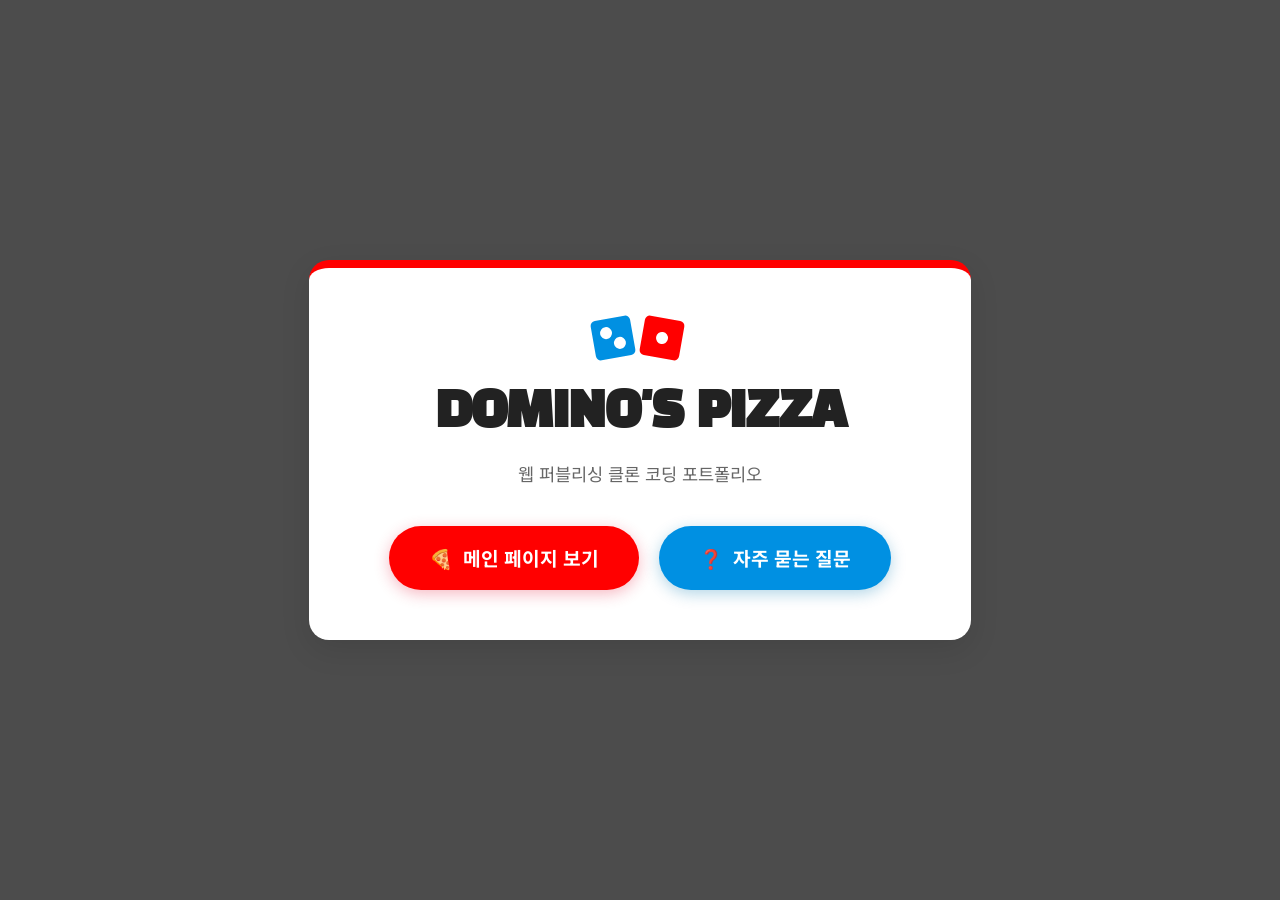
<file: index.html>
<!DOCTYPE html>
<html lang="ko">
<head>
    <meta charset="UTF-8">
    <meta name="viewport" content="width=device-width, initial-scale=1.0">
    <title>Domino Pizza Clone Project</title>
    <link href="https://fonts.googleapis.com/css2?family=Black+Han+Sans&family=Noto+Sans+KR:wght@400;700&display=swap" rel="stylesheet">
    <style>
        :root {
            --domino-red: #ff0000;
            --domino-blue: #0090e2;
            --domino-dark: #222;
        }
        body {margin:0;padding:0;display:flex;justify-content:center;align-items:center;height:100vh;background:linear-gradient(rgba(0, 0, 0, 0.7), rgba(0, 0, 0, 0.7)), url('https://images.unsplash.com/photo-1513104890138-7c749659a591?ixlib=rb-1.2.1&auto=format&fit=crop&w=1350&q=80') center center /cover;font-family:'Noto Sans KR', sans-serif;}
        /* 메인 컨테이너 */
        .container{text-align:center;background:white;padding:50px 80px;border-radius:20px;box-shadow:0 10px 30px rgba(0,0,0,0.1);border-top:8px solid var(--domino-red);transition: all 0.8s cubic-bezier(0.645, 0.045, 0.355, 1);transform-origin:center;position:relative;z-index:100;}
        /* 도미노 로고 */
        .logo-box{margin-bottom:20px;}
        .domino-icon{display:inline-block;width:40px;height:40px;background:var(--domino-blue);transform:rotate(-10deg);margin-right:5px;border-radius:5px;position:relative;}
        .domino-icon.red{background:var(--domino-red);transform:rotate(10deg);}
        .domino-icon::after, .domino-icon.blue::before{content:'';display:block;width:12px;height:12px;background:#fff;border-radius:50%;position: absolute;}
        .domino-icon.red::after{top:50%;left:50%;transform:translate(-50%,-50%);}
        .domino-icon.blue::after{top:20%;left:20%;}
        .domino-icon.blue::before{bottom:20%;right:20%;}
        /* 타이틀 */
        h1{font-family:'Black Han Sans', sans-serif;font-size:3rem;color:var(--domino-dark);margin:10px 0;letter-spacing:-1px;}
        p{color:#666;margin-bottom:40px;font-size:1.1rem;}
        /* 페이지 버튼 */
        .btn-group{display:flex;gap:20px;justify-content:center;align-items:center;}
        .btn{text-decoration:none;padding:18px 40px;font-size:1.2rem;font-weight:bold;border-radius:50px;transition:all 0.3s ease;display:flex;align-items:center;gap:10px;}
        .btn-main{background-color:var(--domino-red);color:white;box-shadow:0 4px 15px rgba(227, 24, 55, 0.3);}
        .btn-faq{background-color:var(--domino-blue);color:white;box-shadow:0 4px 15px rgba(0, 120, 174, 0.3);}
        .btn:hover{transform:translateY(-5px);filter:brightness(1.1);}
    </style>
</head>
<body>
    <div class="container">
        <div class="logo-box">
            <span class="domino-icon blue"></span>
            <span class="domino-icon red"></span>
        </div>

        <h1>DOMINO'S PIZZA</h1>
        <p>웹 퍼블리싱 클론 코딩 포트폴리오</p>
        
        <div class="btn-group">
            <a href="./main/main.html" class="btn btn-main">
                <span>🍕</span> 메인 페이지 보기
            </a>
            <a href="./faq/faq.html" class="btn btn-faq">
                <span>❓</span> 자주 묻는 질문
            </a>
        </div>
    </div>
</body>
</html>
</file>
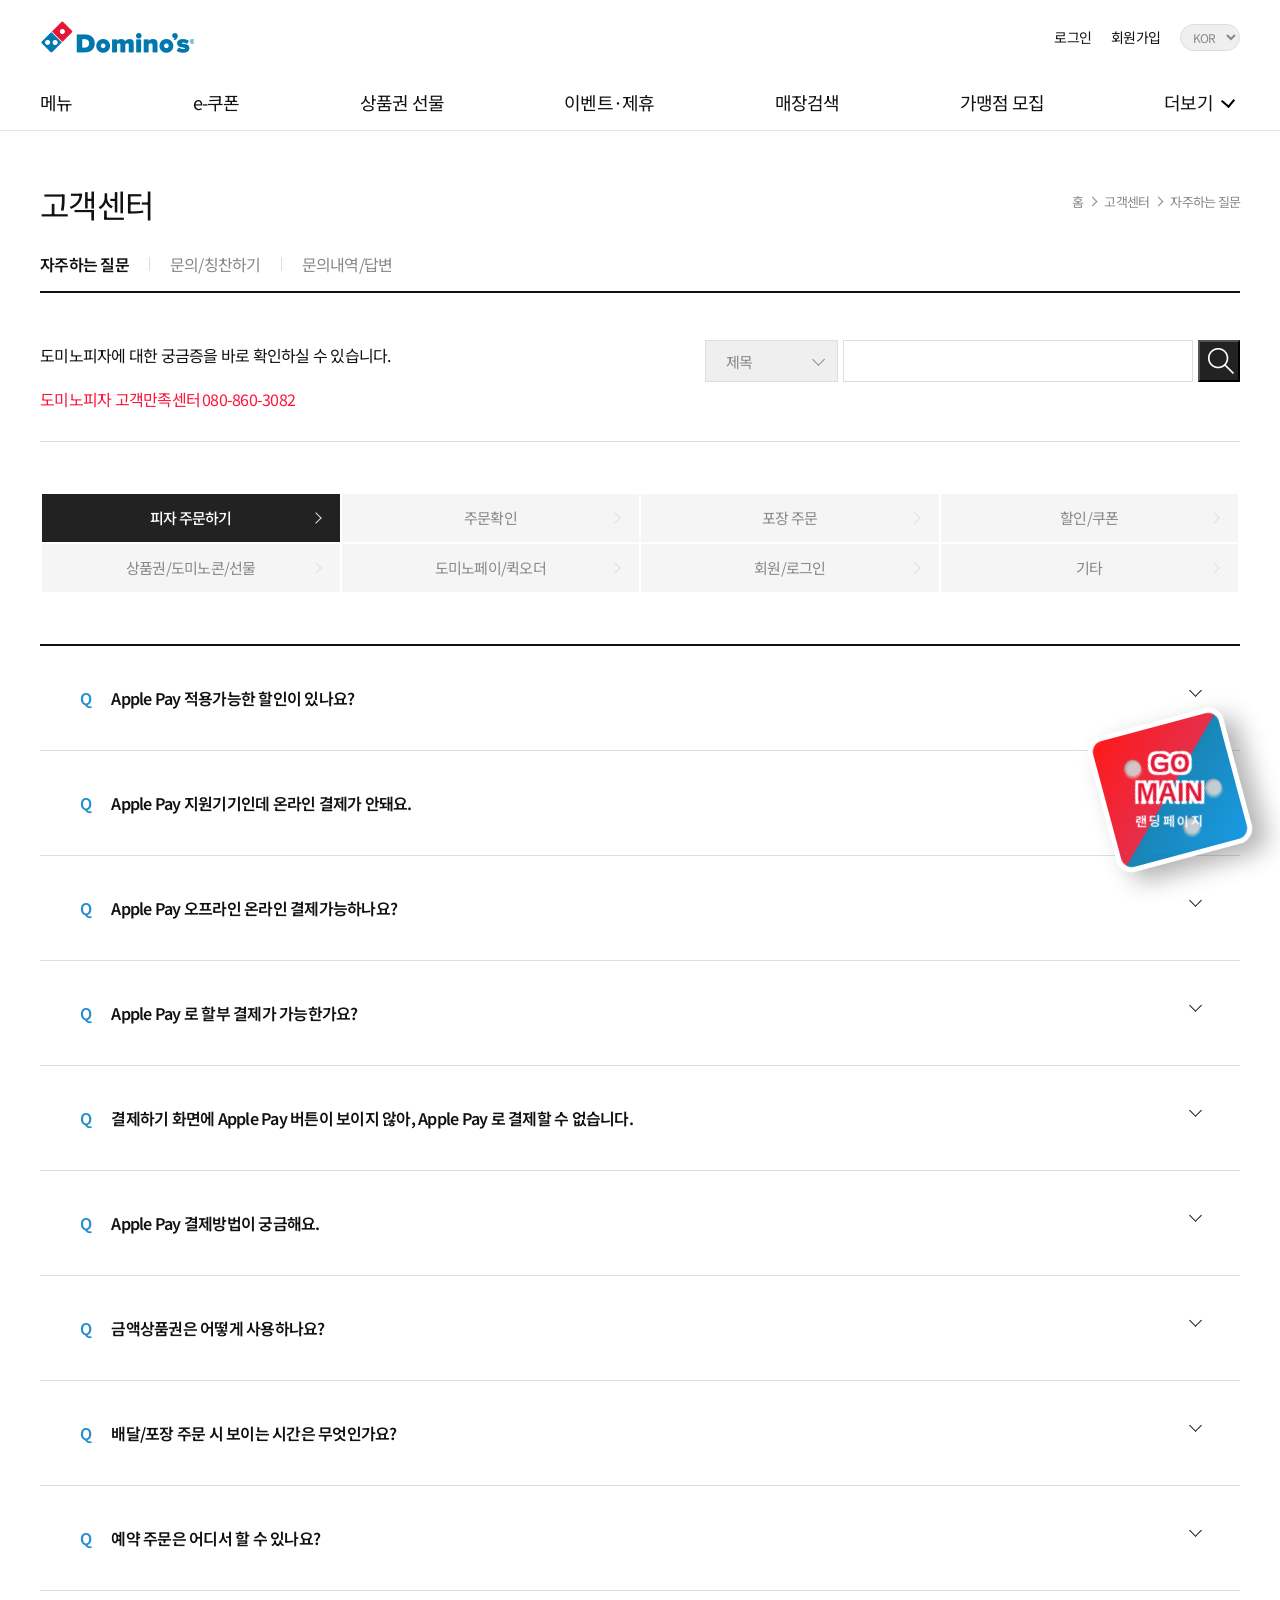
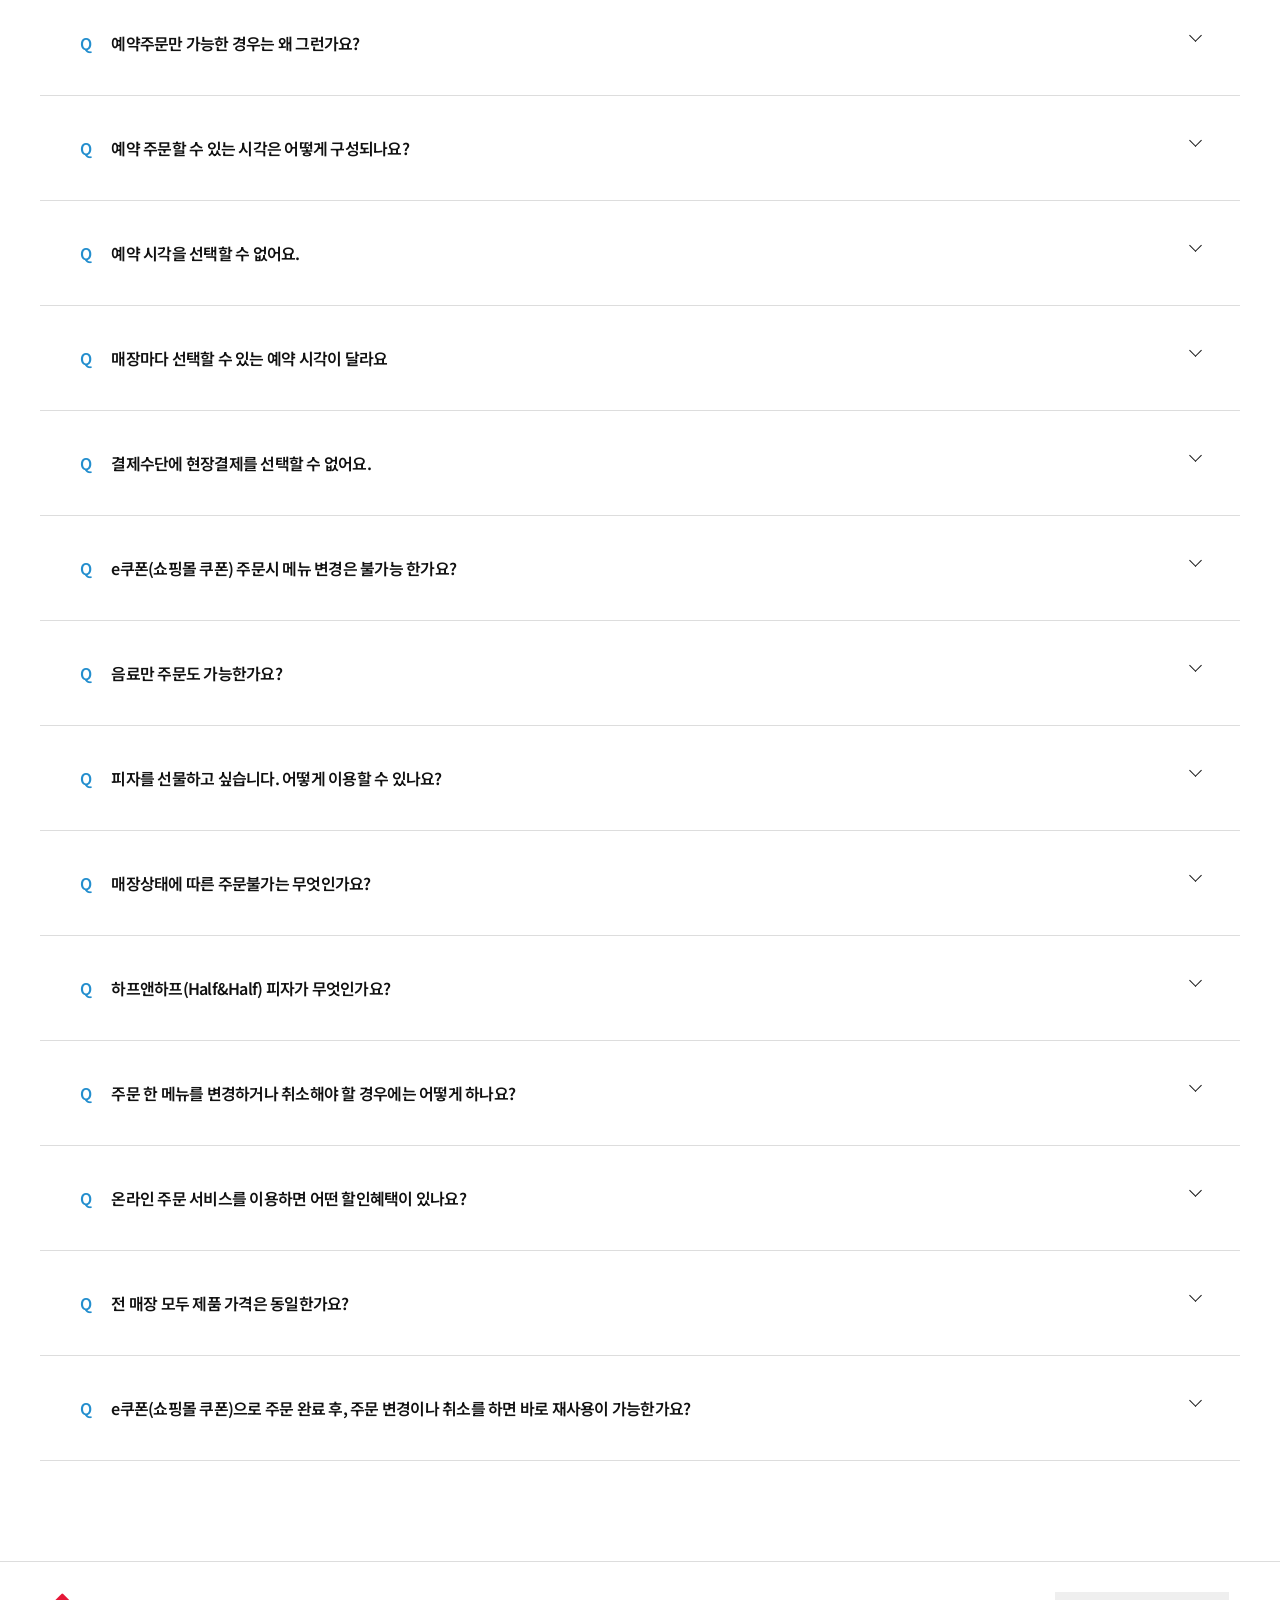
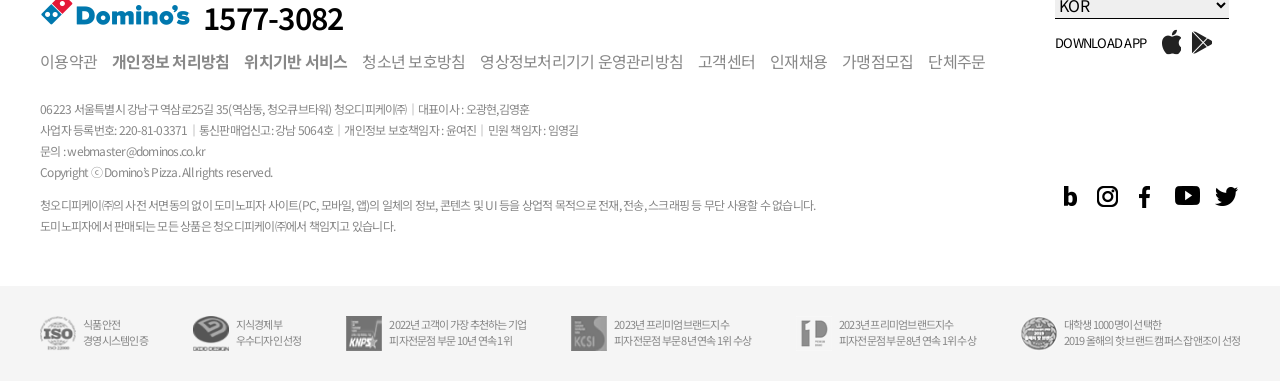
<file: faq/faq.html>
<!DOCTYPE html>
<html lang="en">
<head>
    <meta charset="UTF-8">
    <meta name="viewport" content="width=device-width, initial-scale=1.0">
    <title>도미노피자</title>
    <link rel="stylesheet" href="css/style.css">
    <script src="js/script.js" defer></script>
</head>
<body>
    <header class="w100">
        <div class="header_wrap w1200">
            <h1><a class="common_img" href="../main/main.html"></a></h1>
            <ul>
                <li><a href="/">로그인</a></li>
                <li><a href="/">회원가입</a></li>
                <li class="lang">
                    <select name="KOR">
                        <option value="KOR">KOR</option>
                        <option value="ENG">ENG</option>
                    </select>
                </li>
            </ul>
        </div>
    </header>
    <nav class="w100">
        <ul class="w1200">
            <li><a href="/">메뉴</a></li>
            <li><a href="/">e-쿠폰</a></li>
            <li><a href="/">상품권 선물</a></li>
            <li><a href="/">이벤트·제휴</a></li>
            <li><a href="/">매장검색</a></li>
            <li><a href="/">가맹점 모집</a></li>
            <li class="nav_more" onclick="clic()"><a>더보기<span class="navarrow"></span></a></li>
        </ul>
        <div class="sub_menu w100">
            <div class="w1200">
                <div class="sub_left">
                    <div>
                        <h4><a href="/">도미노 서비스</a></h4>
                        <p><a href="/">매니아 혜택</a></p>
                        <p><a href="/">도미노 모멘트</a></p>
                        <p><a href="/">퀵 오더</a></p>
                        <p><a href="/">단체주문 서비스</a></p>
                    </div>
                    <div>
                        <h4><a href="/">고객센터</a></h4>
                        <p><a href="/">자주하는 질문</a></p>
                        <p><a href="/">문의/칭찬하기</a></p>
                        <p><a href="/">문의 내역/답변</a></p>
                    </div>
                    <div>
                        <h4><a href="/">회사소개</a></h4>
                        <p><a href="/">한국도미노피자</a></p>
                        <p><a href="/">광고갤러리</a></p>
                        <p><a href="/">사회공헌활동</a></p>
                        <p><a href="/">가맹점 모집</a></p>
                        <p><a href="/">인재채용</a></p>
                    </div>
                </div>
                <div class="sub_right">
                    <div>
                        <h4><a href="/">공지사항</a></h4>
                        <p><a href="/">-도미노 뉴스</a></p>
                        <p><a href="/">-보도자료</a></p>
                    </div>
                </div>
            </div>
        </div>
    </nav>

    <main class="w1200">
        <section class="tit">
            <h2>고객센터</h2>
            <ol>
                <li><a href="/">홈</a></li>
                <li><a href="/">고객센터</a></li>
                <li>자주하는 질문</li>
            </ul>
        </section>
        <section class="contents">
            <article class="menu_nav">
                <div>자주하는 질문</div>
                <div>문의/칭찬하기</div>
                <div>문의내역/답변</div>
            </article>

            <div class="menu1">
                <article class="search">
                    <div>
                        <p><a href="/">도미노피자에 대한 궁금증을 바로 확인하실 수 있습니다.</a></p>
                        <span>
                            <p><a href="/">도미노피자 고객만족센터</a></p>
                            <p><a href="/">080-860-3082</a></p>
                        </span>
                    </div>
                    <form>
                        <div>
                            <select>
                                <option value="title">제목</option>
                                <option value="content">내용</option>
                                <option value="title+content">제목+내용</option>
                            </select>
                        </div>
                        <input type="text">
                        <button class="search_btn"></button>
                    </form>
                </article>
                <article class="tab_menu">
                    <table>
                        <tr>
                            <td>피자 주문하기<span></span></td>
                            <td>주문확인<span></span></td>
                            <td>포장 주문<span></span></td>
                            <td>할인/쿠폰<span></span></td>
                        </tr>
                        <tr>
                            <td>상품권/도미노콘/선물<span></span></td>
                            <td>도미노페이/퀵오더<span></span></td>
                            <td>회원/로그인<span></span></td>
                            <td>기타<span></span></td>
                        </tr>
                    </table>
                </article>
                <article class="qnas">
                    <ul class="order">
                        <li>
                            <div class="question">
                                <div>
                                    <span>Q</span>
                                    <p>Apple Pay 적용가능한 할인이 있나요?</p>
                                </div>
                                <span class="navar"></span>
                            </div>
                            <div class="answer">
                                <span>A</span>
                                <p>
                                    Apple Pay 결제수단 이용 시, 카드사 제휴할인 이용이 불가합니다. <br>
                                    애플페이의 서비스 정책 상 할부와 카드사 포인트 복합결제는 불가한 것으로 안내드립니다. <br>
                                    카드사 포인트 복합결제는 결제수단을 변경해주세요.
                                </p>
                            </div>
                        </li>
                        <li>
                            <div class="question">
                                <div>
                                    <span>Q</span>
                                    <p>Apple Pay 지원기기인데 온라인 결제가 안돼요.</p>
                                </div>
                                <span class="navar"></span>
                            </div>
                            <div class="answer">
                                <span>A</span>
                                <p>
                                    iOS16 이상이라면 Safari, Chrome, NEVER APP에서 주문이 가능합니다. <br>
                                    iOS16 미만 버전이라면, Safari에서만 가능하며, 최신 버전의 OS로 업데이트해 주세요. <br>
                                    모든 기기는 최신 버전의 OS 사용을 권장합니다. 
                                </p>
                            </div>
                        </li>
                        <li>
                            <div class="question">
                                <div>
                                    <span>Q</span>
                                    <p>Apple Pay 오프라인 온라인 결제가능하나요?</p>
                                </div>
                                <span class="navar"></span>
                            </div>
                            <div class="answer">
                                <span>A</span>
                                <p>
                                    온라인 선결제시 가능 합니다. <br>
                                    오프라인 매장결제 및 전화결제시 이용이 불가합니다.
                                </p>
                            </div>
                        </li>
                        <li>
                            <div class="question">
                                <div>
                                    <span>Q</span>
                                    <p>Apple Pay 로 할부 결제가 가능한가요?</p>
                                </div>
                                <span class="navar"></span>
                            </div>
                            <div class="answer">
                                <span>A</span>
                                <p>
                                    Apple Pay는 할부서비스를 지원하지 않습니다.
                                </p>
                            </div>
                        </li>
                        <li>
                            <div class="question">
                                <div>
                                    <span>Q</span>
                                    <p>결제하기 화면에 Apple Pay 버튼이 보이지 않아, Apple Pay 로 결제할 수 없습니다.</p>
                                </div>
                                <span class="navar"></span>
                            </div>
                            <div class="answer">
                                <span>A</span>
                                <p>
                                    모든 기기는 최신 버전의 OS 사용을 권장합니다. <br><br>
                                    버전에 따른 Apple Pay 이용가능한 브라우저<br>
                                    · iPhone, iPad<br>
                                    iOS 16.0 이상 : Safari 포함 모든 브라우저에서 Apple Pay 이용가능<br>
                                    iOS 16.0 미만 : Safari 브라우저에서만 가능<br>
                                    · Mac : 버전에 상관없이 Safari 브라우저에서만 가능<br><br>
                                    카드사 제휴할인 적용 시, Apple Pay 결제가 불가합니다. <br>
                                    카드사 포인트 복합결제는 결제수단을 변경해주세요.
                                </p>
                            </div>
                        </li>
                        <li>
                            <div class="question">
                                <div>
                                    <span>Q</span>
                                    <p>Apple Pay 결제방법이 궁금해요.</p>
                                </div>
                                <span class="navar"></span>
                            </div>
                            <div class="answer">
                                <span>A</span>
                                <p>
                                    도미노피자는 홈페이지를 통한 온라인 선결제에서 사용가능합니다. <br>
                                    (전화 주문 및 매장에서 주문 시에는 사용 불가)<br><br>
                                    기기 별 Apple Pay 주문방법<br><br>
                                    iPhone, iPad<br>
                                    1) 온라인 도미노홈페이지 또는 APP으로 접속해주세요. <br>
                                    2) 미리결제 수단 중에서 Apple Pay 를 선택해주세요.<br>
                                    3) 주문정보를 확인 후, 'Apple Pay로 결제' 버튼을 눌러서, 주문을 완료해주세요.<br>
                                    5) 주문완료 후, 주문완료 내역과 영수증은 나의 정보 > 주문내역 메뉴에서 조회하실 수 있습니다.<br> <br>
                                    Mac<br>
                                    1) 온라인 도미노홈페이지 Safari 브라우저를 통해 도미노홈페이지로 접속해주세요.<br>
                                    2) 미리결제 수단 중에서 Apple Pay를 선택해주세요.<br>
                                    3) 주문정보를 확인 후, 'Apple Pay로 결제' 버튼을 눌러서, 주문을 완료해주세요.<br>
                                    4) 주문완료 후, 주문완료 내역과 영수증은 나의 정보 > 주문내역 메뉴에서 조회하실 수 있습니다. <br><br>
                                    Apple Watch는 온라인결제를 지원하지 않습니다.
                                </p>
                            </div>
                        </li>
                        <li>
                            <div class="question">
                                <div>
                                    <span>Q</span>
                                    <p>금액상품권은 어떻게 사용하나요?</p>
                                </div>
                                <span class="navar"></span>
                            </div>
                            <div class="answer">
                                <span>A</span>
                                <p>
                                    온라인 주문 시 이용 가능합니다. (오프라인 주문 불가)<br><br>
                                    나의정보 > 금액상품권 메뉴에서 소지하고 계신 상품권 번호를 등록 후<br>
                                    원하시는 메뉴를 담고 결제하기 화면에서 등록한 금액상품권을 선택하시면 사용 가능합니다.<br><br> 
                                    ※여타 할인과 중복 적용 가능하나, 카드사 제휴 할인과는 동시 사용 불가합니다. 
                                </p>
                            </div>
                        </li>
                        <li>
                            <div class="question">
                                <div>
                                    <span>Q</span>
                                    <p>배달/포장 주문 시 보이는 시간은 무엇인가요?</p>
                                </div>
                                <span class="navar"></span>
                            </div>
                            <div class="answer">
                                <span>A</span>
                                <p>
                                    주문 시각을 기준으로 매장별 배달/포장 주문 시 소요되는 시간을 의미합니다. 기본적으로 배달 주문은 평균 30분, 포장 주문은 15분이 소요됩니다. <br>
                                    단, 매장 상황(배달사원 부족, 주문 폭주 등)에 따라 배달/포장 소요시간이 변경될 수 있습니다.
                                </p>
                            </div>
                        </li>
                        <li>
                            <div class="question">
                                <div>
                                    <span>Q</span>
                                    <p>예약 주문은 어디서 할 수 있나요?</p>
                                </div>
                                <span class="navar"></span>
                            </div>
                            <div class="answer">
                                <span>A</span>
                                <p>
                                    예약 주문은 장바구니에서 설정이 가능합니다. 예약을 변경하거나 취소하는 경우 장바구니와 결제하기에서 가능합니다.
                                </p>
                            </div>
                        </li>
                        <li>
                            <div class="question">
                                <div>
                                    <span>Q</span>
                                    <p>예약주문만 가능한 경우는 왜 그런가요?</p>
                                </div>
                                <span class="navar"></span>
                            </div>
                            <div class="answer">
                                <span>A</span>
                                <p>
                                    매장이 영업 종료되었거나 또는 영업 시작 전인 경우 예약 주문만 가능합니다. 또한, 피자 5판 이상 주문 시에도 예약 주문만 이용 가능합니다.
                                </p>
                            </div>
                        </li>
                        <li>
                            <div class="question">
                                <div>
                                    <span>Q</span>
                                    <p>예약 주문할 수 있는 시각은 어떻게 구성되나요?</p>
                                </div>
                                <span class="navar"></span>
                            </div>
                            <div class="answer">
                                <span>A</span>
                                <p>
                                    매장마다 예약 주문을 메이킹 할 수 있는 기준이 다르기 때문에 예약 주문할 수 있는 시각이 모두 다릅니다. 만약 선택하신 예약 시각에 주문이 마감되는 경우 선택이 불가합니다.
                                </p>
                            </div>
                        </li>
                        <li>
                            <div class="question">
                                <div>
                                    <span>Q</span>
                                    <p>예약 시각을 선택할 수 없어요.</p>
                                </div>
                                <span class="navar"></span>
                            </div>
                            <div class="answer">
                                <span>A</span>
                                <p>
                                    예약 주문이 마감된 시각은 선택하실 수 없습니다. 매장마다 상황에 따라서 동일 시각 기준 예약 처리가 가능한 주문 건수가 차이가 있습니다. 예를 들어 매장에 19시 10분 예약이 가능한 주문 건수가 모두 마감되면 더 이상 해당 시각은 선택이 불가능합니다. 이러한 경우 선택이 가능한 다른 시각으로 예약 설정을 부탁드립니다.
                                </p>
                            </div>
                        </li>
                        <li>
                            <div class="question">
                                <div>
                                    <span>Q</span>
                                    <p>매장마다 선택할 수 있는 예약 시각이 달라요</p>
                                </div>
                                <span class="navar"></span>
                            </div>
                            <div class="answer">
                                <span>A</span>
                                <p>
                                    매장 상황(배달사원 부족, 주문 폭주 등)에 따라 예약할 수 있는 시각이 다르게 노출됩니다. 원하는 시각으로 예약이 필요하신 경우 미리 예약을 설정하시기를 추천해 드립니다. (특히 점심/저녁 식사 시간이 가까울수록 예약할 수 있는 시각이 이미 마감되거나 예약 설정이 불가할 수 있습니다.)
                                </p>
                            </div>
                        </li>
                        <li>
                            <div class="question">
                                <div>
                                    <span>Q</span>
                                    <p>결제수단에 현장결제를 선택할 수 없어요.</p>
                                </div>
                                <span class="navar"></span>
                            </div>
                            <div class="answer">
                                <span>A</span>
                                <p>
                                    피자선물하기, 비대면안전배달, DPS(드라이빙 픽업 서비스) 등 이용 시에는 도미노페이 또는 미리결제를 통해 결제를 해주셔야 하며 현장결제(현장카드결제, 현장현금결제)는 불가능합니다.
                                </p>
                            </div>
                        </li>
                        <li>
                            <div class="question">
                                <div>
                                    <span>Q</span>
                                    <p>e쿠폰(쇼핑몰 쿠폰) 주문시 메뉴 변경은 불가능 한가요?</p>
                                </div>
                                <span class="navar"></span>
                            </div>
                            <div class="answer">
                                <span>A</span>
                                <p>
                                    메뉴 변경이 가능합니다.(단, 일부 프로모션 상품에 메뉴 변경 불가로 기재된 쿠폰은 변경이 불가합니다.) <br><br>
                                    원하시는 피자를 담고 결제하기 화면에서 할인적용 > 상품권 및 쿠폰번호 입력> 'e-쿠폰(쇼핑몰쿠폰)' 을 선택하여 쿠폰번호를 입력하시면 할인이 적용됩니다.<br><br>
                                    e쿠폰 보다 가격이 높은 메뉴 주문 시에는 추가 금액을 지불하셔야 하며, 가격이 낮은 메뉴 주문할 경우에는 e쿠폰 사용이 불가합니다.<br><br>
                                    e쿠폰은 세트메뉴 주문 시 사용 불가하며 방문포장 할인 및 쿠폰 할인 등 다른 할인쿠폰과 중복하여 사용할 수 없습니다.
                                </p>
                            </div>
                        </li>
                        <li>
                            <div class="question">
                                <div>
                                    <span>Q</span>
                                    <p>음료만 주문도 가능한가요?</p>
                                </div>
                                <span class="navar"></span>
                            </div>
                            <div class="answer">
                                <span>A</span>
                                <p>
                                    음료는 피자나 사이드디시와 함께 주문 시 도미노피자의 메뉴를 좀 더 맛있게 드실 수 있도록 제공하는 메뉴로, 음료만 단독 주문은 불가합니다. <br>
                                    피자 1판당 음료 2개, 사이드디시 1개당 음료 1개 구매 가능합니다.
                                </p>
                            </div>
                        </li>
                        <li>
                            <div class="question">
                                <div>
                                    <span>Q</span>
                                    <p>피자를 선물하고 싶습니다. 어떻게 이용할 수 있나요?</p>
                                </div>
                                <span class="navar"></span>
                            </div>
                            <div class="answer">
                                <span>A</span>
                                <p>
                                    
                                    피자 선물하기는 온라인 주문을 이용하여 선물받을 분께 원하시는 지역 및 시간에 맞춰 따뜻하고 맛있는 피자를 보내드리는 선물 주문 서비스로, 배달주문 이용시 선물하기 이용이 가능합니다. <br><br>
                                    회사에서 집에 있는 가족에게, <br>
                                    타지에서 생일을 맞이한 친구에게, <br>
                                    사랑하는 연인에게 피자를 보내고 싶을 때, <br>
                                    피자 선물하기를 통해 온라인상에서 주문 및 결제를 마치시면 도미노피자 전국매장에서 원하시는 주소로 피자를 배달해드립니다.<br><br> 
                                    ① 배달 주문 선택 후 배달지 입력/메뉴 선택을 하고 결제하기 화면에서 수령인 정보에 "주문자와 동일" 체크를 풀면, <br>
                                    "해당 주문을 선물하시겠습니까?"라는 체크박스가 보여집니다. <br>
                                    해당 항목에 체크를 해주시고 수령인 정보를 정확히 입력해 주세요. <br><br>
                                    ② "선물메세지입력창"이 활성화 되며, 메세지 입력 후 주문 시 SMS가 발송됩니다. (원치않으실 경우 입력하지 않으셔도 됩니다.)<br><br>
                                    ③ 선물을 원하시는 도착 예정시각을 선택해 주세요.(내일 예약까지 가능합니다.)<br><br>
                                    ④ 선물하기 이므로 "미리결제"만 이용 가능하며, 현장결제는 선택할 수 없습니다. <br><br>
                                    <유의사항><br>
                                    - 결제 완료 후 메뉴 변경 및 취소는 불가능합니다. <br>
                                    - 메뉴 변경 및 취소는 주문하신 매장으로 전화하여 요청하실 수 있습니다.<br>
                                    - 주문이 취소되면 결제 내역도 자동 취소 됩니다.(최대 30분 이내) <br>
                                    - 수령자 정보(이름/휴대폰)를 정확하게 입력해 주시기 바랍니다. 정보의 오기재로 인해 피자가 전달되지 못한 경우, 환불이 불가능합니다.<br><br>
                                    ※Tip 하나 더!<br>
                                    주소를 모르거나, 어떤 메뉴를 좋아할지 고민이 된다면,<br>
                                    또한 배달이 부담스럽다면 도미노콘(모바일상품권) 선물하기로 마음을 전해보세요. <br>
                                    "상품권선물하기"에서 이용 가능하며, 받으신 분은 원하실 때, 원하는 메뉴로(메뉴 변경 가능) 주문이 가능합니다.

                                </p>
                            </div>
                        </li>
                        <li>
                            <div class="question">
                                <div>
                                    <span>Q</span>
                                    <p>매장상태에 따른 주문불가는 무엇인가요?</p>
                                </div>
                                <span class="navar"></span>
                            </div>
                            <div class="answer">
                                <span>A</span>
                                <p>
                                    "주문불가" 인 경우 현재 매장이 불가피한 사정으로 인해 온라인주문이 불가능한 상황입니다. 가령 식자재부족이나 리뉴얼, 임시휴무 등으로 당일 온라인주문을 받을 수 없는 경우 입니다. <br>
                                    이런 경우 온라인주문은 불가능하고, 매장이나 콜센터(1577-3082)로 전화하시면 매장상태를 다시 한번 확인한 후 주문접수를 도와드립니다. <br> 
                                    (단, 매장별 배달 구역이 정해져 있어 임의로 배달주문 매장을 변경할 수 없습니다.) 
                                </p>
                            </div>
                        </li>
                        <li>
                            <div class="question">
                                <div>
                                    <span>Q</span>
                                    <p>하프앤하프(Half&Half) 피자가 무엇인가요? </p>
                                </div>
                                <span class="navar"></span>
                            </div>
                            <div class="answer">
                                <span>A</span>
                                <p>
                                    
                                    피자 한판에 2가지 맛을 즐길 수 있는 메뉴입니다. <br>
                                    동일 사이즈(도우 타입이 동일해야 함)의 피자 2 종류를 선택하셔서 주문하시면 됩니다.<br><br>
                                    가격은 선택하신 두 종류 피자 별 절반 가격의 합계입니다. <br>
                                    ex) 블랙타이거 슈림프+우리 고구마(오리지널, L) → (36,900+30,900)/2=33,900 <br><br>
                                    * 제품 조합 및 사이즈에 따라 주문할 수 있는 도우와 엣지가 달라집니다.<br><br>
                                    * 제품 제조 방식에 따라 하프앤하프 적용이 불가능한 조합이 있을 수 있으니 양해해 주시기를 바랍니다.
                                </p>
                            </div>
                        </li>
                        <li>
                            <div class="question">
                                <div>
                                    <span>Q</span>
                                    <p>주문 한 메뉴를 변경하거나 취소해야 할 경우에는 어떻게 하나요?</p>
                                </div>
                                <span class="navar"></span>
                            </div>
                            <div class="answer">
                                <span>A</span>
                                <p>
                                    주문 접수 후 피자 메이킹이 이루어질 경우에는 주문 변경이나 취소가 어렵습니다. <br><br>
                                    주문을 취소하시려면 해당 매장으로 전화하셔야 하나<br>
                                    예약 주문 취소는 4판 이하 주문, 예약시간 기준 1시간 이상 남았을 시 주문내역 상세 페이지에서 취소 요청이 가능합니다.<br><br>
                                    해당매장 전화번호는 주문내역 페이지나, 매장 검색(https://web.dominos.co.kr/branch)에서 가능합니다.<br><br>
                                    매장에 전화하셔서 주문번호를 함께 말씀해 주시면 빠른 처리가 가능합니다.
                                </p>
                            </div>
                        </li>
                        <li>
                            <div class="question">
                                <div>
                                    <span>Q</span>
                                    <p>온라인 주문 서비스를 이용하면 어떤 할인혜택이 있나요? </p>
                                </div>
                                <span class="navar"></span>
                            </div>
                            <div class="answer">
                                <span>A</span>
                                <p>
                                    온라인 회원가입을 하시면, Regular등급 쿠폰(피자 20%)은 즉시 발급 받으실 수 있습니다. <br>
                                    가입 시 E-mail과 SMS 수신동의 또는 기존정보 업데이트 시, 방문포장 40% 할인쿠폰 제공됩니다. (분기(6개월) 1회에 한함)<br><br>
                                    그외, 통신사 멤버쉽 할인, 신용카드 제휴할인, 방문포장 할인 등 다양한 할인혜택을 받을 수 있습니다.(중복할인 불가)<br>
                                    신용카드 제휴할인 선택 시에는 반드시 해당 신용카드로 결제하셔야 해당 할인혜택을 받으실 수 있습니다.<br><br>
                                    자세한 할인 정보는 아래 링크에서 확인 부탁드립니다.<br>
                                    https://web.dominos.co.kr/event/discount
                                </p>
                            </div>
                        </li>
                        <li>
                            <div class="question">
                                <div>
                                    <span>Q</span>
                                    <p>전 매장 모두 제품 가격은 동일한가요?</p>
                                </div>
                                <span class="navar"></span>
                            </div>
                            <div class="answer">
                                <span>A</span>
                                <p>
                                    일반 매장의 경우 모두 동일 가격에 판매하고 있으며, <br>
                                    일부 특수 매장은 온라인 주문이 불가하며, 일반 매장과 판매가격에 차이가 있습니다.(대명비발디파크점, 알펜시아점)
                                </p>
                            </div>
                        </li>
                        <li>
                            <div class="question">
                                <div>
                                    <span>Q</span>
                                    <p>e쿠폰(쇼핑몰 쿠폰)으로 주문 완료 후, 주문 변경이나 취소를 하면 바로 재사용이 가능한가요?</p>
                                </div>
                                <span class="navar"></span>
                            </div>
                            <div class="answer">
                                <span>A</span>
                                <p>
                                    e쿠폰(쇼핑몰 쿠폰)으로 주문 완료 후에는 메뉴 변경이 불가하며, <br>
                                    주문 취소를 할 경우 즉시 쿠폰이 복구 되어 재사용 가능합니다.
                                </p>
                            </div>
                        </li>
                    </ul>
                    <ul class="order_check">
                        <li>
                            <div class="question">
                                <div>
                                    <span>Q</span>
                                    <p>현금영수증 발급은 어떻게 할 수 있나요?</p>
                                </div>
                                <span class="navar"></span>
                            </div>
                            <div class="answer">
                                <span>A</span>
                                <p>
                                    E쿠폰, 도미노콘, M12 모바일 기프트권을 사용하거나 도미노페이 계좌이체로 결제한 온라인 주문은 현금영수증이 자동 발급됩니다. <br>
                                    단, 지류상품권 사용 또는 현장현금결제 시에는 결제가 '완료'된 후 매장에서 수동으로 현금영수증 발급 처리해드립니다.<br>
                                    <br>
                                    ■ 현금영수증 발급받기<br>
                                    　- 주문시점: [주문/결제 페이지 > 현금영수증] 란에서 신청하여 발급 가능<br>
                                    <br>
                                    ■ 현금영수증 확인하기<br>
                                    - 경로 : [나의정보 > 주문내역 > 주문내역상세 > 현금영수증 조회 클릭]<br>
                                    <br>
                                    ■ 현금영수증 신청정보 관리하기<br>
                                    ※ 주문전 [나의정보 > 정보수정 > 현금영수증 관리]에서 '현금영수증 신청 정보' 입력이 가능합니다. <br>
                                    <br>
                                    ■ 기타사항<br>
                                    - 현금영수증 발행 대상이나 미신청한 경우에는 자진발급하여 발행처리해 드립니다. <br>
                                    - 자진발급분의 경우 현금영수증 식별번호가 010-0000-1234로 기재됩니다.<br>
                                    - 발행방법이 자진발급인 경우 국세청 사이트에서 자진발급분 사용자 등록을 하셔야만 소득공제 등 혜택을 받으실 수 있습니다.<br>
                                    - 현금영수증 발행내역은 국세청 사이트(http://hometax.go.kr)에서 조회가 가능합니다.
                                </p>
                            </div>
                        </li>
                        <li>
                            <div class="question">
                                <div>
                                    <span>Q</span>
                                    <p>주문상태는 어떻게 확인할 수 있나요?</p>
                                </div>
                                <span class="navar"></span>
                            </div>
                            <div class="answer">
                                <span>A</span>
                                <p>
                                    나의정보>주문내역에서 확인 가능합니다. <br>
                                    주문이 완료된 후 매장에서 주문을 접수하고 고객님께서 피자를 받으실 때까지의 단계를 표시 하고 있습니다.<br>
                                    <br>
                                    접수완료 : 매장으로 주문이 접수되었습니다.<br>
                                    요리중 : 매장에서 피자를 만들고 있습니다.<br>
                                    배달중 : 배달주문의 경우 배달원이 피자를 배달중인 상태입니다.(GPS Tracker를 통해 실시간 위치 확인이 가능합니다.<br>
                                    수령가능 : 포장주문의 경우 피자 포장이 완료되어 수령이 가능한 상태입니다.<br>
                                    배달완료/수령완료 : 고객님께 피자가 전달된 상태 입니다.<br>
                                    <br>
                                    주문취소 : 매장을 통해 주문을 취소하신 경우를 나타냅니다.
                                </p>
                            </div>
                        </li>
                        <li>
                            <div class="question">
                                <div>
                                    <span>Q</span>
                                    <p>결제 승인 및 취소 현황은 어떻게 확인하나요?</p>
                                </div>
                                <span class="navar"></span>
                            </div>
                            <div class="answer">
                                <span>A</span>
                                <p>
                                    미리결제로 진행하신 주문의 결제 승인 및 취소 현황은 각 카드사 혹은 간편결제 사이트에서 확인 가능합니다.
                                </p>
                            </div>
                        </li>
                        <li>
                            <div class="question">
                                <div>
                                    <span>Q</span>
                                    <p>결제내역 영수증을 출력하고 싶습니다.</p>
                                </div>
                                <span class="navar"></span>
                            </div>
                            <div class="answer">
                                <span>A</span>
                                <p>
                                    도미노페이나 신용카드, Apple Pay 결제의 경우는 주문내역에서 영수증 출력이 가능하나, <br>
                                    다른 결제수단(네이버페이, 카카오페이 등)은 해당 간편결제 사이트/앱에서 확인 가능합니다.
                                </p>
                            </div>
                        </li>
                        <li>
                            <div class="question">
                                <div>
                                    <span>Q</span>
                                    <p>주문한 내역은 어디에서 확인할 수 있나요?</p>
                                </div>
                                <span class="navar"></span>
                            </div>
                            <div class="answer">
                                <span>A</span>
                                <p>주문한 내역은 나의정보>주문내역에서 확인 가능합니다. <br>
                                최근 1년 이내 주문한 내역만 확인 가능합니다. <br>
                                <br>
                                매장(1577-3082) 또는 콜센터(1588-3082), 다른 계정으로 주문하신 내역은 확인이 불가능 합니다. <br>
                                온라인 상으로 주문한 최초의 이력만 확인하실 수 있으며, 전화를 통해 변경하신 사항은 반영되지 않습니다. <br>
                                <br>
                                메뉴 변경이나 주문취소를 원하실 경우, 매장에 주문번호를 알려 주셔야 합니다. (온라인으로 주문취소는 불가합니다.) <br>
                                <br>
                                피자주문이력은 최근 3개월 내역까지만 삭제 가능하며, 주문이 취소되는 것은 아닙니다.
                            </p>
                            </div>
                        </li>
                    </ul>
                    <ul class="pack_order">
                        <li>
                            <div class="question">
                                <div>
                                    <span>Q</span>
                                    <p>주문한 내역을 다시 확인하고 싶은데 어디에서 확인할 수 있나요?</p>
                                </div>
                                <span class="navar"></span>
                            </div>
                            <div class="answer">
                                <span>A</span>
                                <p>
                                    주문하신 내역은 나의 정보>주문내역에서 확인 가능합니다.
                                </p>
                            </div>
                        </li>
                        <li>
                            <div class="question">
                                <div>
                                    <span>Q</span>
                                    <p>방문포장 주문 이용  시간은 어떻게 되나요?</p>
                                </div>
                                <span class="navar"></span>
                            </div>
                            <div class="answer">
                                <span>A</span>
                                <p>
                                    피자 수령은 매장 영업 시간 내 가능합니다. <br>
                                    매장이 오픈하기 전에는 예약주문으로 이용 가능하며, 주문시 수령 가능한 시간을 안내 드리고 있습니다.<br>
                                    매장 마감 후에는 익일 수령 예약이 가능합니다.<br>
                                    <br>
                                    ※ 매장 운영시간은 매장마다 상이할 수 있으며, 평균 오픈 시각은 11시 30분입니다. (이 경우 11시 45분부터 피자 수령이 가능합니다.)
                                </p>
                            </div>
                        </li>
                        <li>
                            <div class="question">
                                <div>
                                    <span>Q</span>
                                    <p>포장주문 이용은 어떻게 하나요?</p>
                                </div>
                                <span class="navar"></span>
                            </div>
                            <div class="answer">
                                <span>A</span>
                                <p>
                                    ① 온라인 주문 시 포장 주문을 선택합니다. <br>
                                    ② 피자를 수령하실 매장을 검색 후 매장을 선택합니다. <br>
                                    (차량으로 피자를 받기 원하는 경우 "드라이빙 픽업 서비스"를 이용해 주세요. <br>
                                    ③ 피자 및 사이드디쉬, 음료를 선택합니다. <br>
                                    ④ 장바구니 확인 후 주문하기를 진행해 주시고, 할인적용에서 방문포장 주문 할인을 선택하면 해당 매장의 포장할인율이 적용됩니다. (추천 할인 적용) <br>
                                    ⑤ 도착 예정시간을 선택해 주세요. <br>
                                    바로주문, 오늘예약, 내일예약을 선택할 수 있습니다. <br>
                                    ⑥ 결제수단을 선택하고 결제하기 버튼을 클릭합니다. <br>
                                    ⑦ 미리결제를 선택하신 경우 실제 결제가 완료되면 주문이 완료됩니다. <br>
                                    ⑧ 예약하신 시간에 피자를 수령해 주세요.
                                </p>
                            </div>
                        </li>
                        <li>
                            <div class="question">
                                <div>
                                    <span>Q</span>
                                    <p>온라인 방문포장 주문을 이용할 때 유의사항은 무엇인가요?</p>
                                </div>
                                <span class="navar"></span>
                            </div>
                            <div class="answer">
                                <span>A</span>
                                <p>
                                    ① 예약하신 시간에 방문 부탁드립니다. <br>
                                    ② 결제 완료 후 메뉴 변경 및 취소는 불가능합니다. <br>
                                    ③ 메뉴 변경 및 주문취소는 주문하신 매장으로 직접 연락 하셔야 합니다.(온라인 취소 불가/메뉴 변경시 미리 결제 하셨다면, 주문 취소 후 매장 방문하시어 재결제 하셔야 합니다.) <br>
                                    ④ 주문이 취소되면 미리 결제하신 결제수단의 승인도 자동으로 취소 됩니다. <br>
                                    ⑤ 수령하실 매장 선택 시 반드시 매장 위치를 확인하시기 바랍니다. <br>
                                    ⑥ 수령자 정보(이름/휴대폰)를 정확하게 입력해 주시기 바랍니다.
                                </p>
                            </div>
                        </li>
                        <li>
                            <div class="question">
                                <div>
                                    <span>Q</span>
                                    <p>배달주문 / 포장주문의 차이점은 무엇인가요?</p>
                                </div>
                                <span class="navar"></span>
                            </div>
                            <div class="answer">
                                <span>A</span>
                                <p>
                                    ● 배달주문은 집, 회사 등 고객이 선택한 주소로 피자가 배달되는 것이며, 매장은 배달장소에 따라 자동적으로 선택됩니다.<br>
                                    <br>
                                    ● 포장주문은 고객이 직접 매장에서 피자를 수령하며, 고객이 매장의 위치를 확인 후 원하는 매장으로 주문이 가능합니다.<br>
                                    또한, 방문포장 주문을 이용하실 경우, 각 매장 별 방문포장 할인율을 적용 받으실 수 있습니다.(각 매장 별 방문포장 할인률은 다름)
                                </p>
                            </div>
                        </li>
                        <li>
                            <div class="question">
                                <div>
                                    <span>Q</span>
                                    <p>방문포장 할인율은 어디서 확인할 수 있나요? 변경될 수 있나요?</p>
                                </div>
                                <span class="navar"></span>
                            </div>
                            <div class="answer">
                                <span>A</span>
                                <p>
                                    매장 선택 시 할인정보에서 방문포장 할인율 확인이 가능합니다. <br>
                                    <br>
                                    "매장검색" 메뉴에서도 매장 별 포장할인율을 확인하실 수 있습니다. <br>
                                    (모바일에서는 "현재 위치 검색"을 통해 주변 매장의 포장할인율 비교 가능합니다.) <br>
                                    <br>
                                    포장할인은 각 매장 별 자율적으로 시행하고 있어, 수시로 변동될 수 있습니다. <br>
                                    주문하실 때 해당 매장의 할인정보를 확인해 주시기 바랍니다. <br>
                                </p>
                            </div>
                        </li>
                        <li>
                            <div class="question">
                                <div>
                                    <span>Q</span>
                                    <p>다른 사람이 피자를 수령하고 싶습니다.</p>
                                </div>
                                <span class="navar"></span>
                            </div>
                            <div class="answer">
                                <span>A</span>
                                <p>
                                    주문하는 분과 피자를 수령하실 분이 다르신 경우, 수령자 정보를 정확히 입력해 주시기 바랍니다. <br>
                                    <br>
                                    전화번호의 경우, 휴대폰 번호 입력이 가능하며,<br>
                                    정보의 오기재로 인해 피자를 수령하지 못하였을 경우 환불은 불가능합니다.
                                </p>
                            </div>
                        </li>
                    </ul>
                    <ul class="coupon">
                        <li>
                            <div class="question">
                                <div>
                                    <span>Q</span>
                                    <p>SKT 멤버십 할인 이용하려고 하는데 본인확인을 하라고 나와요.</p>
                                </div>
                                <span class="navar"></span>
                            </div>
                            <div class="answer">
                                <span>A</span>
                                <p>
                                    홈 > 나의 정보 > 정보수정 페이지에서 이름 항목 오른쪽에 있는 "휴대전화 인증"버튼을 클릭해 본인인증을 진행해 주시기 바랍니다. <br>
                                    <br>
                                    휴대전화 문자인증이 아닌 본인인증을 진행해 주셔야 합니다.
                                </p>
                            </div>
                        </li>
                        <li>
                            <div class="question">
                                <div>
                                    <span>Q</span>
                                    <p>할인쿠폰은 어떻게 사용하는 건가요?</p>
                                </div>
                                <span class="navar"></span>
                            </div>
                            <div class="answer">
                                <span>A</span>
                                <p>
                                    도미노피자 온라인 회원(매니아)에게는 신규회원 가입/등급 쿠폰/생일쿠폰 등의 다양한 온라인 할인쿠폰이 제공됩니다. <br>
                                    <br>
                                    쿠폰확인은 나의정보>쿠폰함 에서 확인 가능하며, 주문 진행시 보유하신 쿠폰 중 할인예상 금액이 가장 높은 쿠폰으로 추천 할인이 적용됩니다. 원하실 경우 할인 변경이 가능합니다.<br>
                                    <br>
                                    오프라인에서 발생된 일부 쿠폰의 경우 할인선택 시 해당 쿠폰코드 입력하셔야 이용이 가능합니다.
                                </p>
                            </div>
                        </li>
                    </ul>
                    <ul class="dominocon">
                        <li>
                            <div class="question">
                                <div>
                                    <span>Q</span>
                                    <p>금액상품권 잔액 확인이 가능한가요?</p>
                                </div>
                                <span class="navar"></span>
                            </div>
                            <div class="answer">
                                <span>A</span>
                                <p>
                                    나의정보 > 금액상품권 메뉴에서 등록한 상품권 하단의 잔액조회 버튼을 통해 상품권 잔액을 확인할 수 있습니다.
                                </p>
                            </div>
                        </li>
                        <li>
                            <div class="question">
                                <div>
                                    <span>Q</span>
                                    <p>도미노콘을 선물 받았는데 어떻게 이용 하나요?</p>
                                </div>
                                <span class="navar"></span>
                            </div>
                            <div class="answer">
                                <span>A</span>
                                <p>
                                    온라인 주문 시 이용 가능합니다.(전화주문 불가) <br>
                                    <br>
                                    원하시는 메뉴를 담고 결제하기 화면에서 할인적용>상품권 및 쿠폰번호 입력>"도미노콘(모바일상품권)"을 선택하여 쿠폰번호를 입력하시면 할인이 적용됩니다. <br>
                                    <br>
                                    1) 단품 도미노콘의 경우 명시된 피자 또는 동일 가격 피자 1판에 대해서 주문할 수 있습니다. 피자 외 다른 제품은 할인 되지 않습니다. <br>
                                    <br>
                                    2) 세트 도미노콘의 경우 메뉴 정가를 기준으로 할인 적용 되며, 피자 외 제품에 대해서도 금액 차감됩니다. 다만, 세트 구성 상품 유형에 맞게 주문하셔야 하며, 피자는 피자금액에서, 사이드디시는 사이드디시 금액에서 차감됩니다. 콜라는 다른음료로 변경할 수 없습니다. <br>
                                    <br>
                                    도미노콘 금액 보다 주문 금액이 낮은 낮은 경우에도 이용 가능하나, 잔액은 환불 불가합니다. <br>
                                    <br>
                                    ※ 타 할인과 중복할인은 불가합니다.(단, 사이드디시 반값은 동시 이용 가능)
                                </p>
                            </div>
                        </li>
                        <li>
                            <div class="question">
                                <div>
                                    <span>Q</span>
                                    <p>도미노콘을 삭제했는데 문자 재발송이 가능한가요?</p>
                                </div>
                                <span class="navar"></span>
                            </div>
                            <div class="answer">
                                <span>A</span>
                                <p>
                                    나의정보 > 상품권 주문 내역에서 최대 3회까지 재발송 가능합니다. <br>
                                    이후 재발송을 원하실 경우, 080-860-3082 로 연락주시면 확인 후 문자 재발송을 도와 드립니다.
                                </p>
                            </div>
                        </li>
                        <li>
                            <div class="question">
                                <div>
                                    <span>Q</span>
                                    <p>도미노콘 구매(선물) 후 취소/환불은 어떻게 하나요?</p>
                                </div>
                                <span class="navar"></span>
                            </div>
                            <div class="answer">
                                <span>A</span>
                                <p>
                                    사용된 도미노콘은 취소/환불이 불가능하며, 사용하지 않은 도미노콘에 한해 구매자에게 환불이 가능합니다. <br>
                                    선물받은 수신자가 요청하시더라도 구매자에게 환불됩니다. <br>
                                    <br>
                                    선물 시 결제했던 결제수단의 승인 내역을 취소하게 되므로, 실제 승인 취소는 일주일이상 시간이 소요될 수 있습니다. <br>
                                    <br>
                                    취소/환불을 원하시는 경우 고객만족센터(080-860-3082)로 연락 부탁드립니다.
                                </p>
                            </div>
                        </li>
                        <li>
                            <div class="question">
                                <div>
                                    <span>Q</span>
                                    <p>도미노콘 유효기간은 얼마나 되나요?</p>
                                </div>
                                <span class="navar"></span>
                            </div>
                            <div class="answer">
                                <span>A</span>
                                <p>
                                    2021년 1월 28일 이후 구매하신 도미노콘은 발행일로부터 1년간 유효합니다. <br>
                                    유효기간이 만료된 도미노콘은 사용할 수 없습니다. <br>
                                    <br>
                                    사용 방법 및 기타 문의가 필요하신 경우 고객만족팀(080-860-3082)으로 연락 부탁드립니다.
                                </p>
                            </div>
                        </li>
                        <li>
                            <div class="question">
                                <div>
                                    <span>Q</span>
                                    <p>지류상품권의 유효기간은 얼마나 되나요?</p>
                                </div>
                                <span class="navar"></span>
                            </div>
                            <div class="answer">
                                <span>A</span>
                                <p>
                                    지류상품권의 유효기간은 5년 입니다.
                                </p>
                            </div>
                        </li>
                        <li>
                            <div class="question">
                                <div>
                                    <span>Q</span>
                                    <p>지류상품권은 어떻게 사용하나요?</p>
                                </div>
                                <span class="navar"></span>
                            </div>
                            <div class="answer">
                                <span>A</span>
                                <p>
                                    구매하신 지류상품권은 도미노피자 전국 매장에서 사용이 가능합니다. <br>
                                    <br>
                                    온라인 주문 시 원하시는 피자를 담고 결제하기 화면에서 할인적용 > 상품권 및 쿠폰번호 입력 > "지류상품권"을 선택하여 쿠폰번호를 입력하시면 할인이 적용됩니다.<br>
                                    <br>
                                    매장이나 콜센터(1577-3082)로 전화하실 경우, 주문 전에 지류상품권의 사용여부 및 종류를 미리 말씀해주시면, 지류상품권에 명시된 피자 또는 동일 가격 피자에 대해서 주문할 수 있습니다.<br>
                                    <br>
                                    지류상품권보다 가격이 높은 메뉴 주문시에는 추가 금액을 지불하셔야 하며, 가격이 낮은 피자를 주문할 경우에는 적용이 불가하오니 해당 지류상품권 금액보다 같거나 높은 금액을 장바구니에 담아주셔야 합니다.<br>
                                    <br>
                                    지류상품권은 세트메뉴 주문 시 사용 불가하며 방문포장 할인 및 쿠폰 할인 등 다른 할인쿠폰과 중복하여 사용할 수 없습니다.
                                </p>
                            </div>
                        </li>
                        <li>
                            <div class="question">
                                <div>
                                    <span>Q</span>
                                    <p>온라인에서 지류상품권 구매는 어떻게 하나요?</p>
                                </div>
                                <span class="navar"></span>
                            </div>
                            <div class="answer">
                                <span>A</span>
                                <p>
                                    온라인 메인 화면에서 <상품권 선물하기> 메뉴로 들어가시면 구매하실 수 있습니다. <br>
                                    홈페이지로 구매하실 경우 신용카드/휴대폰으로 결제 가능합니다.<br>
                                    <br>
                                    5장 이상 구매 시 할인이 적용됩니다.<br>
                                    <br>
                                    단일 상품 10매 이상의 대량주문 및 기타 사항에 대해서는 상품권 판매 담당 부서인 02-555-3874, 080-860-3082으로 문의 바랍니다.
                                </p>
                            </div>
                        </li>
                        <li>
                            <div class="question">
                                <div>
                                    <span>Q</span>
                                    <p>지류상품권 구매 후에 취소는 어떻게 하나요?</p>
                                </div>
                                <span class="navar"></span>
                            </div>
                            <div class="answer">
                                <span>A</span>
                                <p>
                                    구매후 배송 전 일 경우에는 취소가 가능하나 등기발송 후에는 취소가 불가능합니다. <br>
                                취소관련 문의는 080-860-3082, 02-555-3874번으로 연락 부탁드리며, 구매취소 후 결제취소에는 최대 3일 정도 시간이 소요됩니다.
                                </p>
                            </div>
                        </li>
                        <li>
                            <div class="question">
                                <div>
                                    <span>Q</span>
                                    <p>구매한 지류상품권은 언제 받을 수 있나요?</p>
                                </div>
                                <span class="navar"></span>
                            </div>
                            <div class="answer">
                                <span>A</span>
                                <p>
                                    지류 상품권은 우체국 등기로 발송되며 구매일로부터 평일 기준 2~3일 후 수령 가능합니다. <br>
                                    단, 천재지변, 설ㆍ추석 등 우편물 폭주, 수취인 부재 등의 경우는 배달기한 보다 지연될 수 있습니다.<br>
                                    ※ 우체국등기 특성 상 수취인 부재, 주소 불분명 등의 사유로 반송될 수 있습니다.
                                </p>
                            </div>
                        </li>
                        <li>
                            <div class="question">
                                <div>
                                    <span>Q</span>
                                    <p>지류상품권 선물 시 배송료가 있나요?</p>
                                </div>
                                <span class="navar"></span>
                            </div>
                            <div class="answer">
                                <span>A</span>
                                <p>
                                    별도의 배송료는 발생하지 않습니다. <br>
                                    단, 우체국 빠른 등기 배송이므로 주문자의 부재로 인해 반송되는 경우 반송비 또는 재배송비를 지불하셔야 합니다.
                                </p>
                            </div>
                        </li>
                        <li>
                            <div class="question">
                                <div>
                                    <span>Q</span>
                                    <p>지류상품권을 일요일이나 공휴일에도 배송받을 수 있나요?</p>
                                </div>
                                <span class="navar"></span>
                            </div>
                            <div class="answer">
                                <span>A</span>
                                <p>
                                    우체국 등기로 발송되기 때문에 일요일, 공휴일에는 배송하지 않습니다. <br>
                                    구매일로부터 평일 기준 2~3일 후 수령 가능합니다.
                                </p>
                            </div>
                        </li>
                        <li>
                            <div class="question">
                                <div>
                                    <span>Q</span>
                                    <p>지류상품권 구매 후 배송에는 어느 정도 시간이 소요되나요?</p>
                                </div>
                                <span class="navar"></span>
                            </div>
                            <div class="answer">
                                <span>A</span>
                                <p>
                                    지류상품권 구매 후, 2~3일의 배송시간이 소요됩니다 <br>
                                    배송은 빠른 등기로 발송됩니다<br>
                                    배송에는 1~2일 정도의 시간이 소요됩니다.<br>
                                    단, 우체국 사정(크리스마스,명절 등 우편량 폭주)으로 인해 늦어질 수 있습니다.<br>
                                    빠른 등기로 배송되므로 배송지에 본인 또는 수령인이 반드시 있어야 합니다.
                                </p>
                            </div>
                        </li>
                        <li>
                            <div class="question">
                                <div>
                                    <span>Q</span>
                                    <p>친구에게 지류상품권을 선물하고 싶습니다.</p>
                                </div>
                                <span class="navar"></span>
                            </div>
                            <div class="answer">
                                <span>A</span>
                                <p>
                                    지류상품권을 타인에게 선물하실 경우 배송지 정보를 정확하게 입력하시고, 추가 요청사항에 100자 이내로 메시지를 남겨주시면 고객님의 말씀을 전달해 드리겠습니다.
                                </p>
                            </div>
                        </li>
                    </ul>
                    <ul class="dominopay">
                        <li>
                            <div class="question">
                                <div>
                                    <span>Q</span>
                                    <p>도미노페이 카드는 어떻게 등록하나요?</p>
                                </div>
                                <span class="navar"></span>
                            </div>
                            <div class="answer">
                                <span>A</span>
                                <p>
                                    1) 나의정보 > 정보수정 > 도미노페이 관리 > 결제수단 등록하기 <br>
                                    2) 주문서 > 결제수단 등록하기 <br>
                                    <br>
                                    도미노페이에 가입된 명의와 일치하는 신용/체크카드만 등록 가능하며 일부 증권사 발급 카드는 등록이 불가능합니다.
                                </p>
                            </div>
                        </li>
                        <li>
                            <div class="question">
                                <div>
                                    <span>Q</span>
                                    <p>도미노페이 서비스를 해지하고 싶어요</p>
                                </div>
                                <span class="navar"></span>
                            </div>
                            <div class="answer">
                                <span>A</span>
                                <p>
                                    1) 나의정보 > 정보수정 > 도미노페이 관리 > 서비스 해지 <br>
                                    2) 주문서 > 도미노페이 관리 > 서비스 해지<br>
                                    <br>
                                    서비스 해지 시 결제비밀번호 입력이 필요하며, 결제 비밀번호 입력 시 즉시 해지처리가 완료되고 등록된 정보는 삭제됩니다.
                                </p>
                            </div>
                        </li>
                        <li>
                            <div class="question">
                                <div>
                                    <span>Q</span>
                                    <p>도미노페이 결제 비밀번호를 바꾸고 싶어요</p>
                                </div>
                                <span class="navar"></span>
                            </div>
                            <div class="answer">
                                <span>A</span>
                                <p>
                                    기존 결제 비밀번호를 알고 계시다면 결제 비밀번호 재설정, 결제 비밀번호를 분실하셨다면 본인인증을 통한 결제 비밀번호 초기화 후 재설정하여 이용 가능합니다. <br>
                                    <br>
                                    1) 나의정보 > 정보수정 > 도미노페이 관리 > 결제비밀번호 재설정 > 결제 비밀번호를 잊으셨나요? <br>
                                    2) 주문서 > 도미노페이 관리 > 결제비밀번호 재설정 > 결제 비밀번호를 잊으셨나요?
                                </p>
                            </div>
                        </li>
                        <li>
                            <div class="question">
                                <div>
                                    <span>Q</span>
                                    <p>도미노페이 가입은 어떻게 하나요?</p>
                                </div>
                                <span class="navar"></span>
                            </div>
                            <div class="answer">
                                <span>A</span>
                                <p>
                                    홈페이지 로그인 후 나의정보 > 정보수정 > 도미노페이 관리 또는 결제하기 페이지에서 도미노페이 등록이나 설정 버튼을 통해 가입이 가능합니다. <br>
                                    도미노페이는 만 19세 이상 회원 정보로만 가입 가능합니다.
                                </p>
                            </div>
                        </li>
                        <li>
                            <div class="question">
                                <div>
                                    <span>Q</span>
                                    <p>도미노페이가 무엇인가요?</p>
                                </div>
                                <span class="navar"></span>
                            </div>
                            <div class="answer">
                                <span>A</span>
                                <p>
                                    도미노페이는 최초 한 번의 등록으로 빠르고 간편하게 결제를 할 수 있는 간편결제수단입니다. <br>
                                    도미노페이 등록 후 결제비밀번호 생략을 하시면 결제하기 버튼 클릭 시 즉시 결제가 가능합니다.<br>
                                    (단, 5만원 이상 결제 시에는 결제 비밀번호 입력 필수/계좌이체인 경우 금액 관계 없이 비밀번호 입력 필수)
                                </p>
                            </div>
                        </li>
                        <li>
                            <div class="question">
                                <div>
                                    <span>Q</span>
                                    <p>퀵오더는 어떻게 등록하나요?</p>
                                </div>
                                <span class="navar"></span>
                            </div>
                            <div class="answer">
                                <span>A</span>
                                <p>
                                    1) 장바구니 > "퀵오더 등록" 버튼 <br>
                                    2) 나의정보 > 주문내역 > "퀵오더 등록" 버튼<br>
                                    3) 나의정보 > 주문내역 > 주문상세내역 > "퀵오더 등록" 버튼<br>
                                    <br>
                                    퀵오더 등록 가능한 제품에 한해 등록 가능합니다.<br>
                                    *세트메뉴, 반값 사이드디시 등 특가 제품, 주류 제품 등록 불가
                                </p>
                            </div>
                        </li>
                        <li>
                            <div class="question">
                                <div>
                                    <span>Q</span>
                                    <p>퀵오더를 더 빠르게 사용하고 싶어요.</p>
                                </div>
                                <span class="navar"></span>
                            </div>
                            <div class="answer">
                                <span>A</span>
                                <p>
                                    모바일 메인화면에서 퀵오더 버튼을 꾹~ (롱클릭)누르시면 가장 최근에 등록된 퀵오더로 주문됩니다.
                                </p>
                            </div>
                        </li>
                        <li>
                            <div class="question">
                                <div>
                                    <span>Q</span>
                                    <p>퀵오더가 무엇인가요?</p>
                                </div>
                                <span class="navar"></span>
                            </div>
                            <div class="answer">
                                <span>A</span>
                                <p>
                                    자주 이용하는 나만의 메뉴를 빠르게 주문하는 서비스입니다. <br>
                                    퀵오더 등록 가능한 제품에 한해서 퀵오더로 등록하신 후 사용해주세요.
                                </p>
                            </div>
                        </li>
                    </ul>
                    <ul class="login">
                        <li>
                            <div class="question">
                                <div>
                                    <span>Q</span>
                                    <p>인증메일이 오지 않아 인증을 할 수 없어요.</p>
                                </div>
                                <span class="navar"></span>
                            </div>
                            <div class="answer">
                                <span>A</span>
                                <p>
                                    인증코드가 포함된 이메일은 스팸메일함으로 이동됐을 가능성이 크므로 스팸메일함도 확인해 주세요. <br>
                                    <br>
                                    또한 특정 도메인은 도미노에서 발송한 메일 수신이 원활하지 않을 수 있으므로 동일한 도메인이 계속 수신되지 않을 경우 다른 도메인으로 인증 요청을 해주시기 바랍니다.
                                </p>
                            </div>
                        </li>
                        <li>
                            <div class="question">
                                <div>
                                    <span>Q</span>
                                    <p>소셜 계정을 탈퇴하면 도미노피자도 탈퇴가 되나요? </p>
                                </div>
                                <span class="navar"></span>
                            </div>
                            <div class="answer">
                                <span>A</span>
                                <p>
                                    소셜 계정(네이버, 카카오, T 로그인, 애플 계정 등)으로 연동 가입하신 경우, <br>
                                    도미노피자 회원 가입이 되었고, 소셜계정으로 간편하게 로그인 할 수 있도록 연동 되어 있습니다. <br>
                                    <br>
                                    실제 소셜 계정을 탈퇴하는 경우 더 이상 그 소셜계정으로 도미노피자 로그인은 불가하지만, 도미노피자 회원에서 탈퇴가 되는 것은 아닙니다. <br>
                                    <br>
                                    도미노피자 탈퇴를 원하실 경우, 가입 시 생성한 ID/PW를 통해 로그인하시어 탈퇴를 하실 수 있습니다.
                                </p>
                            </div>
                        </li>
                        <li>
                            <div class="question">
                                <div>
                                    <span>Q</span>
                                    <p>회원 가입 후 개명을 했는데 어떻게 하나요?</p>
                                </div>
                                <span class="navar"></span>
                            </div>
                            <div class="answer">
                                <span>A</span>
                                <p>
                                    아이디나 비밀번호를 분실 하신 경우는 개명된 정보로 찾기가 불가능 하기 때문에 고객만족팀(080-860-3082)으로 연락 부탁드립니다. 개명 전 정보 확인 후 로그인이 가능하도록 도와드립니다. <br>
                                    로그인 후 나의정보>정보변경 페이지에서 본인인증을 다시 하면 개명된 정보를 업데이트 할 수 있습니다.
                                </p>
                            </div>
                        </li>
                        <li>
                            <div class="question">
                                <div>
                                    <span>Q</span>
                                    <p>휴면계정으로 처리됐는데 어떻게 해야 하나요?</p>
                                </div>
                                <span class="navar"></span>
                            </div>
                            <div class="answer">
                                <span>A</span>
                                <p>
                                    가입 시 선택한 개인정보 유효기간(1년, 3년, 5년) 이상 도미노피자 서비스를 이용하지 않은 회원님들의 개인정보는 휴면상태로 전환되며 분리 저장되고 있습니다. <br>
                                    지속적인 서비스 이용 및 혜택 안내를 원하실 경우, 도미노피자 온라인(홈페이지/모바일/앱)에 1회 이상 로그인을 하시면 이용 기간이 연장됩니다. (개인정보 유효기간만큼) <br>
                                    휴면계정으로 전환된 경우 본인인증 후에 휴면 해제가 가능하며, 재로그인 하시어 사용 가능합니다.<br>
                                    휴대폰 번호 변경, 개명 등으로 인해 로그인이 불가능한 경우 고객만족팀(080-860-3082)로 연락 주시면 대응해 드리겠습니다.
                                </p>
                            </div>
                        </li>
                        <li>
                            <div class="question">
                                <div>
                                    <span>Q</span>
                                    <p>비밀번호가 기억나지 않아 로그인이 불가 합니다. 어떻게 하나요?</p>
                                </div>
                                <span class="navar"></span>
                            </div>
                            <div class="answer">
                                <span>A</span>
                                <p>
                                    [로그인 > 아이디/비밀번호 찾기] 에서 새로운 비밀번호로 재설정이 가능하며, 기존 비밀번호는 확인이 불가능 합니다. <br>
                                    <br>
                                    소중한 개인정보 보호를 위해 비밀번호 찾기 시 회원인증을 받고 있습니다. <br>
                                    - 회원 정보로 찾기<br>
                                    - 본인인증으로 찾기<br>
                                    - 아이핀으로 찾기<br>
                                    <br>
                                    [회원인증 시 유의사항]<br>
                                    - 본인인증 또는 아이핀을 통해 회원가입하지 않은 고객님들께서는 회원 정보로 찾기 유형을 통해 비밀번호를 새로 설정하실 수 있습니다. <br>
                                </p>
                            </div>
                        </li>
                        <li>
                            <div class="question">
                                <div>
                                    <span>Q</span>
                                    <p>휴대폰 번호가 변경되어 로그인을 할 수 없어요.</p>
                                </div>
                                <span class="navar"></span>
                            </div>
                            <div class="answer">
                                <span>A</span>
                                <p>
                                    휴대폰 번호가 변경되어 로그인이 불가능한 경우(아이디 찾기/비밀번호 찾기 불가)는 고객만족팀(080-860-3082)으로 연락 부탁드립니다. 정보 확인 후 로그인이 가능하도록 도와드립니다. 로그인 후 휴대폰 번호 변경 부탁드립니다. <br>
                                    <br>
                                    아이디와 비밀번호는 알고 계신 경우는 로그인 후 나의정보>정보변경 페이지에서 휴대전화를 변경하고 재인증하시면 번호 변경이 가능합니다.
                                </p>
                            </div>
                        </li>
                        <li>
                            <div class="question">
                                <div>
                                    <span>Q</span>
                                    <p>탈퇴하는 방법을 알려주세요</p>
                                </div>
                                <span class="navar"></span>
                            </div>
                            <div class="answer">
                                <span>A</span>
                                <p>
                                    탈퇴는 나의정보 > 정보수정 > 하단 "회원탈퇴 바로가기" 클릭 후 회원탈퇴 절차를 거쳐 진행합니다. <br>
                                    탈퇴 시에는 회원정보 중 아이디를 제외한 개인정보는 모두 삭제됩니다. <br>
                                    탈퇴한 회원의 아이디는 다른 회원이 사용하여 생길 수 있는 아이디 도용 문제를 차단하기 위해 재사용할 수 없도록 되어 있으니 양해해 주시기를 바랍니다.
                                </p>
                            </div>
                        </li>
                        <li>
                            <div class="question">
                                <div>
                                    <span>Q</span>
                                    <p>가입된 것으로 나오는데 아이디를 찾고 싶어요.</p>
                                </div>
                                <span class="navar"></span>
                            </div>
                            <div class="answer">
                                <span>A</span>
                                <p>
                                    이미 가입된 고객님의 경우 아이디를 찾아서 로그인 하셔야 합니다. <br>
                                    가입시 입력했던 회원 정보로 찾거나 휴대전화 본인인증, 아이핀 인증을 통해 아이디 찾기가 가능합니다.
                                </p>
                            </div>
                        </li>
                        <li>
                            <div class="question">
                                <div>
                                    <span>Q</span>
                                    <p>가입하는데 휴대폰으로 인증번호가 전송되지 않습니다.</p>
                                </div>
                                <span class="navar"></span>
                            </div>
                            <div class="answer">
                                <span>A</span>
                                <p>
                                    1) 휴대폰 번호를 정확히 기재한 경우
                                    대부분의 장애는 이동통신사 기지국 처리 장애입니다. <br>
                                    통신사 기지국에서 사용자 단말기로 제대로 전송이 되지 못하는 경우가 있습니다. <br>
                                    이 경우 홈페이지에 다시 접속하신 후 재인증절차를 거치실 수 있습니다. 네트워크 상황에 따라 1~2분 정도 소요될 수 있습니다. <br>
                                    <br>
                                    2) 휴대폰 번호를 정확히 기재하지 못한 경우 <br>
                                    웹마스터(webmaster@dominos.co.kr)에게 가입하신 정보(아이디, 이름, 연락처 등)와 정상적인 휴대폰번호를 보내주시면 확인 후에 처리해 드립니다. <br>
                                    또는 도미노피자 고객만족팀(080-860-3082)으로 전화하시면 신속하게 해결할 수 있습니다.
                                </p>
                            </div>
                        </li>
                        <li>
                            <div class="question">
                                <div>
                                    <span>Q</span>
                                    <p>온라인 회원가입은 어떻게 해야 하나요? </p>
                                </div>
                                <span class="navar"></span>
                            </div>
                            <div class="answer">
                                <span>A</span>
                                <p>
                                    도미노피자 온라인 회원 가입은 <본인인증>, <약관동의>, <정보입력>, <가입완료> 순으로 이루어 집니다<br>
                                    <br>
                                    휴대전화나 아이핀을 통한 본인인증 후 가입 가능하며, 소셜 간편 로그인 기능을 제공하고 있어 T 아이디, 네이버, 카카오, 애플 계정을 통해 간편하게 회원 가입 및 연동 로그인이 가능합니다. <br>
                                    <br>
                                    만 14세 이상만 회원 가입이 가능합니다.
                                </p>
                            </div>
                        </li>
                    </ul>
                    <ul class="etc">
                        <li>
                            <div class="question">
                                <div>
                                    <span>Q</span>
                                    <p>온라인 서베이 참여 쿠폰은 어떻게 사용하나요?</p>
                                </div>
                                <span class="navar"></span>
                            </div>
                            <div class="answer">
                                <span>A</span>
                                <p>
                                    온라인 서베이 참여 후 제공되는 피자 20% 할인쿠폰은 인터넷 주문 시 이용 가능합니다. <br>
                                    <br>
                                    나의 정보 > 쿠폰함 메뉴에서 확인해 주세요.
                                </p>
                            </div>
                        </li>
                        <li>
                            <div class="question">
                                <div>
                                    <span>Q</span>
                                    <p>도미노피자의 단체주문은 어떨 때 이용할 수 있나요?</p>
                                </div>
                                <span class="navar"></span>
                            </div>
                            <div class="answer">
                                <span>A</span>
                                <p>
                                    한 번에 여러 곳으로 배송하며 한 번에 결제를 원하실 때 이용하실 수 있습니다.
                                </p>
                            </div>
                        </li>
                        <li>
                            <div class="question">
                                <div>
                                    <span>Q</span>
                                    <p>단체주문은 쿠폰과 함께 사용할 수 있나요?</p>
                                </div>
                                <span class="navar"></span>
                            </div>
                            <div class="answer">
                                <span>A</span>
                                <p>
                                    다량주문은 할인이 되기 때문에 쿠폰 중복 사용은 불가합니다.
                                </p>
                            </div>
                        </li>
                        <li>
                            <div class="question">
                                <div>
                                    <span>Q</span>
                                    <p>단체주문 결제는 어떻게 해야 하나요?</p>
                                </div>
                                <span class="navar"></span>
                            </div>
                            <div class="answer">
                                <span>A</span>
                                <p>
                                    카드 및 현금 결제 모두 가능합니다.
                                </p>
                            </div>
                        </li>
                        <li>
                            <div class="question">
                                <div>
                                    <span>Q</span>
                                    <p>단체주문 진행 시 세금계산서를 받을 수 있나요?</p>
                                </div>
                                <span class="navar"></span>
                            </div>
                            <div class="answer">
                                <span>A</span>
                                <p>
                                    현금으로 결제하실 경우 세금계산서 발행이 가능합니다. <br>
                                    (세법에 의거 2011.1.1부로 전자세금계산서 의무발행)
                                </p>
                            </div>
                        </li>
                        <li>
                            <div class="question">
                                <div>
                                    <span>Q</span>
                                    <p>단체 주문은 어떤 업체가 의뢰하고 있나요?</p>
                                </div>
                                <span class="navar"></span>
                            </div>
                            <div class="answer">
                                <span>A</span>
                                <p>
                                    전국적인 사업장을 가지고 있는 기업, 학교, 관공서, 금융권, 제약회사 및 유통업체에서도 도미노피자의 다량주문을 이용하고 계십니다.
                                </p>
                            </div>
                        </li>
                        <li>
                            <div class="question">
                                <div>
                                    <span>Q</span>
                                    <p>온라인 서베이란 무엇인가요?</p>
                                </div>
                                <span class="navar"></span>
                            </div>
                            <div class="answer">
                                <span>A</span>
                                <p>
                                    고객의 소중한 의견을 반영하여 더욱 좋은 서비스를 제공하기 위해 온라인에서 진행하는 서베이 입니다. <br>
                                    <br>
                                    온라인 주문 완료 시, 약 1시간 후 이메일 또는 문자로 서베이 참여 알림이 발송됩니다.<br>
                                    주문하신 메뉴 및 다양한 항목에 대한 설문에 참여해 주세요.<br>
                                    <br>
                                    1) E-MAIL로 참여하기(광고 eDM 수신동의자 전체)<br>
                                    2) SMS로 참여하기(광고 문자 수신동의자 중 랜덤 발송)<br>
                                    <br>
                                    설문 참여 기간은 이메일/문자 수령 후 당일 포함 2일간 참여 가능합니다.<br>
                                    설문조사 완료 시, 이벤트 룰렛을 통해 다양한 쿠폰이 제공됩니다.<br>
                                    <br>
                                    고객님의 소중한 평가를 바탕으로 더욱 친절한 서비스를 제공해 드릴 수 있도록 최선의 노력을 다 하겠습니다
                                </p>
                            </div>
                        </li>
                        <li>
                            <div class="question">
                                <div>
                                    <span>Q</span>
                                    <p>온라인으로 피자는 몇 판까지 주문되나요? 단체 주문을 하고 싶습니다.</p>
                                </div>
                                <span class="navar"></span>
                            </div>
                            <div class="answer">
                                <span>A</span>
                                <p>
                                    따뜻한 피자를 배달해 드리기 위해 홈페이지 온라인 주문으로는 최대 9판까지 주문이 가능합니다. <br>
                                    5판 이상 주문시 바로주문은 불가하며, 예약주문으로 이용 가능합니다. <br>
                                    단, 이용하는 프로모션(할인)에 따라 적용 가능 피자 판수는 차이가 있을 수 있습니다. <br>
                                    <br>
                                    그 이상의 주문을 원하시는 고객께서는 매장이나 콜센터(1577-3082)를 이용하여 주시기 바랍니다.  <br>
                                    30판 이상의 단체주문 서비스를 이용하실 경우 02-555-3874로 연락 부탁드립니다.(2~3일전 예약 필수) <br>
                                    <br>
                                    자세히 보기 : https://web.dominos.co.kr/order/groupOrder <br>
                                    (홈>더보기>단체주문 서비스)
                                </p>
                            </div>
                        </li>
                    </ul>
                </article>
            </div>
            <div class="menu2">
                <section class="men2_txt">
                    <div>
                        <p>도미노피자를 이용하시면서 느꼈던 불편한 점이나 건의사항, 제품에 대한 의견을 남겨주시면 성심껏 답변해드리겠습니다.</p>
                        <p>※주문 취소/변경과 같은 긴급한 요청은 매장으로 연락 부탁드립니다.</p>
                        <span>
                            도미노피자 고객만족센터
                            <a href="/">080-860-3082</a>
                        </span>
                    </div>
                </section>
                <section class="agree">
                    <h3>개인정보 수집 및 이용동의</h3>
                    <article class="agree_txt">
                        <p>
                            회사는 고객문의에 대해 정확하고 빠른 대응을 위해 아래와 같이 개인정보를 수집하고 있습니다. <br>
                            <br>
                            <수집하는 개인정보의 항목> <br>
                            -이름, 휴대전화, 이메일, 비밀번호 <br>
                            <br>
                            <개인정보의 수집 및 이용목적> <br>
                            - 문의사항의 접수 및 답변의 전달 <br>
                            - 원활한 의사소통 경로의 확보 <br>
                            - 고객불만 등에 대한 대응 <br>
                            <br>
                            <보유 및 이용기간> <br>
                            - 보유근거 : 전자상거래 등에서의 소비자보호에 관한 법률 <br>
                            - 보유기간 : 3년 (소비자의 불만 또는 분쟁처리에 관한 기록) <br>
                            <br>
                            * 문의에 대한 처리과정에서 회사(매장 또는 고객대응팀)는 고객님께 연락드릴 수 있습니다. <br>
                            * 문의하기 서비스 이용에 필요한 최소한의 개인정보 수집·이용에 동의하지 않을 권리가 있으나 동의 거부 시 신속한 문제해결이 제한될 수 있습니다.
                        </p>
                        <form>
                            <div class="checkbox">
                                <div>
                                    <input type="radio">
                                    <div><span></span></div>
                                </div>
                                <label>동의함</label>
                            </div>
                            <div class="checkbox">
                                <div>
                                    <input type="radio">
                                    <div><span></span></div>
                                </div>
                                <label>동의하지 않음</label>
                            </div>
                        </form>
                        <div class="agree_down">
                            <p>
                                제목과 내용에 개인정보를 기입하지 마시기 바랍니다. <br>
                                또한 신분증, 증빙서류 등 개인정보가 포함된 파일은 업로드하지 마시기 바랍니다. <br>
                                필요할 시 고객만족센터 안내를 받으시고 하단 개인정보 수집이용 동의서와 함께 보내주시기 바랍니다.
                            </p>
                            <button>개인정보 수집이용 동의서 다운로드</button>
                        </div>
                    </article>
                </section>
                <section class="information">
                    <ul>
                        <li class="fname">
                            <h3>
                                이름
                                <span>*</span>
                            </h3>
                            <div>
                                <input type="text">
                            </div>
                        </li>
                        <li class="fphone">
                            <h3>
                                휴대전화
                                <span>*</span>
                            </h3>
                            <div>
                                <select>
                                    <option value="010">010</option>
                                    <option value="011">011</option>
                                    <option value="016">016</option>
                                    <option value="017">017</option>
                                    <option value="018">018</option>
                                    <option value="019">019</option>
                                </select>
                                <input type="text">
                                <input type="text">
                            </div>
                        </li>
                        <li class="fmail">
                            <h3>
                                이메일
                                <span>*</span>
                            </h3>
                            <div>
                                <input type="text">
                                <p>@</p>
                                <input type="text">
                                <select>
                                    <option value="naver">네이버</option>
                                    <option value="hanmail">한메일</option>
                                    <option value="gmail">지메일</option>
                                    <option value="hotmail">핫메일</option>
                                    <option value="nate">네이트</option>
                                    <option value="direct">직접입력</option>
                                </select>
                            </div>
                        </li>
                        <li class="fpassword">
                            <h3>
                                비밀번호
                                <span>*</span>
                            </h3>
                            <div>
                                <input type="password" placeholder="숫자 4자리 입력">
                            </div>
                        </li>
                        <li class="fchoice">
                            <h3>
                                유형분류
                                <span>*</span>
                            </h3>
                            <div>
                                <select>
                                    <option value="select">선택</option>
                                    <option value="order">본인이 주문한 경우</option>
                                    <option value="not_order">본인이 주문하지 않은 경우</option>
                                </select>
                                <select>
                                    <option value="select">선택</option>
                                    <option value="product">제품관련</option>
                                    <option value="delivery">배달서비스 관련</option>
                                    <option value="staff">직원 서비스 관련</option>
                                    <option value="call">콜센타 관련</option>
                                    <option value="praise">칭찬</option>
                                    <option value="suggestion">제안</option>
                                    <option value="simple">단순문의</option>
                                    <option value="other">기타</option>
                                </select>
                            </div>
                        </li>
                        <li class="fshop">
                            <h3>
                                매장선택
                            </h3>
                            <div>
                                <select>
                                    <option value="">지역</option>
                                    <option value="seoul">서울</option>
                                    <option value="incheon">인천</option>
                                    <option value="gyeonggi">경기</option>
                                    <option value="gangwon">강원</option>
                                    <option value="chungnam">충남</option>
                                    <option value="chungbuk">충북</option>
                                    <option value="daejeon">대전</option>
                                    <option value="gyeongnam">경남</option>
                                    <option value="gyeongbuk">경북</option>
                                    <option value="daegu">대구</option>
                                    <option value="jeonnam">전남</option>
                                    <option value="jeonbuk">전북</option>
                                    <option value="gwangju">광주</option>
                                    <option value="ulsan">울산</option>
                                    <option value="busan">부산</option>
                                    <option value="jeju">제주</option>
                                </select>
                                <select>
                                    <option value="">매장명</option>
                                </select>
                            </div>
                        </li>
                        <li class="fnumber">
                            <h3>
                                주문번호
                            </h3>
                            <div>
                                <input type="text">
                            </div>
                        </li>
                        <li class="ftit">
                            <h3>
                                제목
                                <span>*</span>
                            </h3>
                            <div>
                                <input type="text">
                            </div>
                        </li>
                        <li class="ftxt">
                            <h3>
                                글작성
                                <span>*</span>
                            </h3>
                            <div>
                                <textarea name="" id="" cols="30" rows="10"></textarea>
                            </div>
                        </li>
                        <li class="ffile">
                            <h3>
                                첨부파일
                            </h3>
                            <div class="ffile_put">
                                <div>
                                    <input type="text">
                                    <label>
                                        <input type="file">파일선택
                                    </label>
                                </div>
                                <div>
                                    <input type="text">
                                    <label>
                                        <input type="file">파일선택
                                    </label>
                                </div>
                                <div>
                                    <input type="text">
                                    <label>
                                        <input type="file">파일선택
                                    </label>
                                </div>
                                <p>※파일 총 용량이 10MB 미만인 경우만 등록 가능합니다(등록가능파일: jpg, gif, bmp)</p>
                            </div>
                        </li>
                        <li class="fanswer">
                            <h3>
                                답변 희망 여부
                                <span>*</span>
                            </h3>
                            <form>
                                <div class="checkbox">
                                    <div>
                                        <input type="radio">
                                        <div><span></span></div>
                                    </div>
                                    <label>희망</label>
                                </div>
                                <div class="checkbox">
                                    <div>
                                        <input type="radio">
                                        <div><span></span></div>
                                    </div>
                                    <label>비희망</label>
                                </div>
                            </form>
                        </li>
                    </ul>
                </section>
            </div>
            <div class="menu3">
                <h3>비회원은 문의글 작성 시 입력하셨던 이메일과 비밀번호로 조회하실 수 있습니다.</h3>
                <form>
                    <label>이메일</label>
                    <input type="text" placeholder="example@dominos.co.kr">
                    <button>조회</button>
                </form>
            </div>
        </section>
    </main>

    <footer class="w100">
        <div class="w1200 f_top">
            <div>
                <div class="footer_order">
                    <h1><a class="common_img" href="/"></a></h1>
                    <div class="tel">1577-3082</div>
                </div>
                <ul>
                    <li><a href="/">이용약관</a></li>
                    <li><a class="strong" href="/">개인정보 처리방침</a></li>
                    <li><a class="strong" href="/">위치기반 서비스</a></li>
                    <li><a href="/">청소년 보호방침</a></li>
                    <li><a href="/">영상정보처리기기 운영관리방침</a></li>
                    <li><a href="/">고객센터</a></li>
                    <li><a href="/">인재채용</a></li>
                    <li><a href="/">가맹점모집</a></li>
                    <li><a href="/">단체주문</a></li>
                </ul>
                <div class="footer_info">
                    <p>
                        06223 서울특별시 강남구 역삼로25길 35(역삼동, 청오큐브타워) 청오디피케이㈜｜대표이사 : 오광현,김영훈 <br>
                        사업자 등록번호: 220-81-03371｜통신판매업신고: 강남 5064호｜개인정보 보호책임자 : 윤여진｜민원 책임자 : 임영길 <br>
                        문의 : webmaster@dominos.co.kr <br>
                        Copyright ⓒ Domino’s Pizza. All rights reserved.
                    </p>
                    <p>
                        청오디피케이㈜의 사전 서면동의 없이 도미노피자 사이트(PC, 모바일, 앱)의 일체의 정보, 콘텐츠 및 UI 등을 상업적 목적으로 전재, 전송, 스크래핑 등 무단 사용할 수 없습니다. <br>
                        도미노피자에서 판매되는 모든 상품은 청오디피케이㈜에서 책임지고 있습니다.
                    </p>
                </div>
            </div>
            <div class="footer_cont">
                <div>
                    <select class="langu">
                        <option value="KOR">KOR</option>
                        <option value="ENG">ENG</option>
                    </select>
                    <div class="down">
                        <p>DOWNLOAD APP</p>
                        <ul>
                            <li><a class="common_img apple" href="/"></a></li>
                            <li><a class="common_img andorid" href="/"></a></li>
                        </ul>
                    </div>
                </div>
                <ul>
                    <li><a href="/" class="common_img bl"></a></li>
                    <li><a href="/" class="common_img in"></a></li>
                    <li><a href="/" class="common_img fb"></a></li>
                    <li><a href="/" class="common_img yt"></a></li>
                    <li><a href="/" class="common_img tw"></a></li>
                </ul>
            </div>
        </div>
        <div class="w100 f_bot">
            <ul class="w1200">
                <li>
                    <img src="img/list_awards.png" alt="award1">
                    <p>식품안전 <br> 경영시스템인증</p>
                </li>
                <li>
                    <img src="img/list_awards2.png" alt="award2">
                    <p>지식경제부 <br> 우수디자인 선정</p>
                </li>
                <li>
                    <img src="img/list_awards3.png" alt="award3">
                    <p>2022년 고객이 가장 추천하는 기업 <br> 피자전문점 부문 10년 연속 1위</p>
                </li>
                <li>
                    <img src="img/list_awards4.png" alt="award4">
                    <p>2023년 프리미엄브랜드지수 <br> 피자전문점 부문 8년 연속 1위 수상</p>
                </li>
                <li>
                    <img src="img/list_awards5.png" alt="award5">
                    <p>2023년 프리미엄브랜드지수 <br> 피자전문점 부문 8년 연속 1위 수상</p>
                </li>
                <li>
                    <img src="img/list_awards6.png" alt="award6">
                    <p>대학생 1000명이 선택한 <br> 2019 올해의 핫 브랜드 캠퍼스 잡앤조이 선정 </p>
                </li>
            </ul>
        </div>
    </footer>

    <!-- 랜딩페이지 돌아가기 버튼 -->
    <a href="../index.html" class="go_btn">
        <div class="dots">
            <span class="dot1"></span>
            <span class="dot2"></span>
            <span class="dot3"></span>
        </div>
        <div class="text_wrap">
            <span class="en">GO<br>MAIN</span>
            <span class="ko">랜딩페이지</span>
        </div>
    </a>
    
    <!-- menu2 popup -->
    <div class="popup">
        <div class="bg"></div>
        <div class="pop_cont">
            <h2>1:1 문의알림</h2>
            <p>로그인 후 1:1 문의로 남겨주시면, <br>
            더 정확한 답변을 확인하실 수 있습니다.
            </p>
            <div class="popup_btn">
                <button class="write"><a class="menu2_btn" href="/">바로 작성하기</a></button>
                <button class="after_login"><a class="menu2_btn" href="/">로그인 후 문의하기</a></button>
            </div>
        </div>
    </div>
    
</body>
</html>
</file>
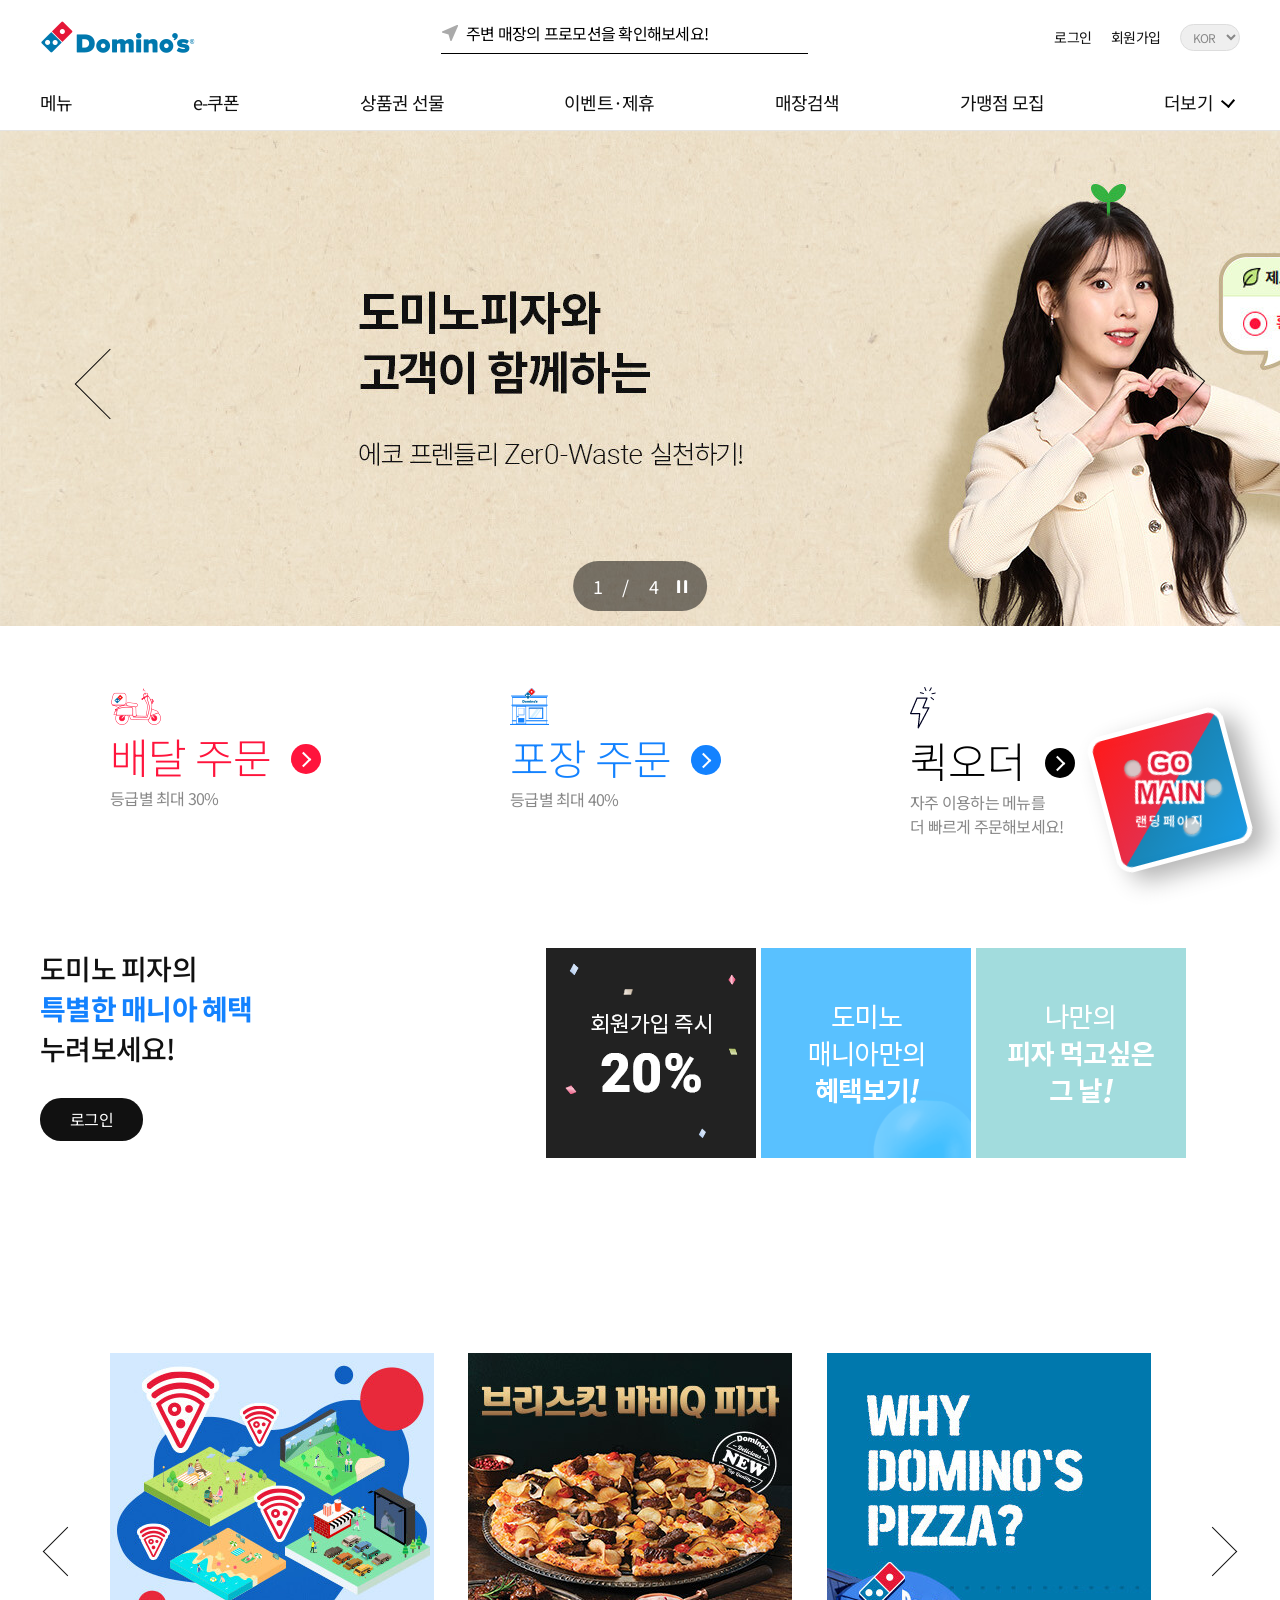
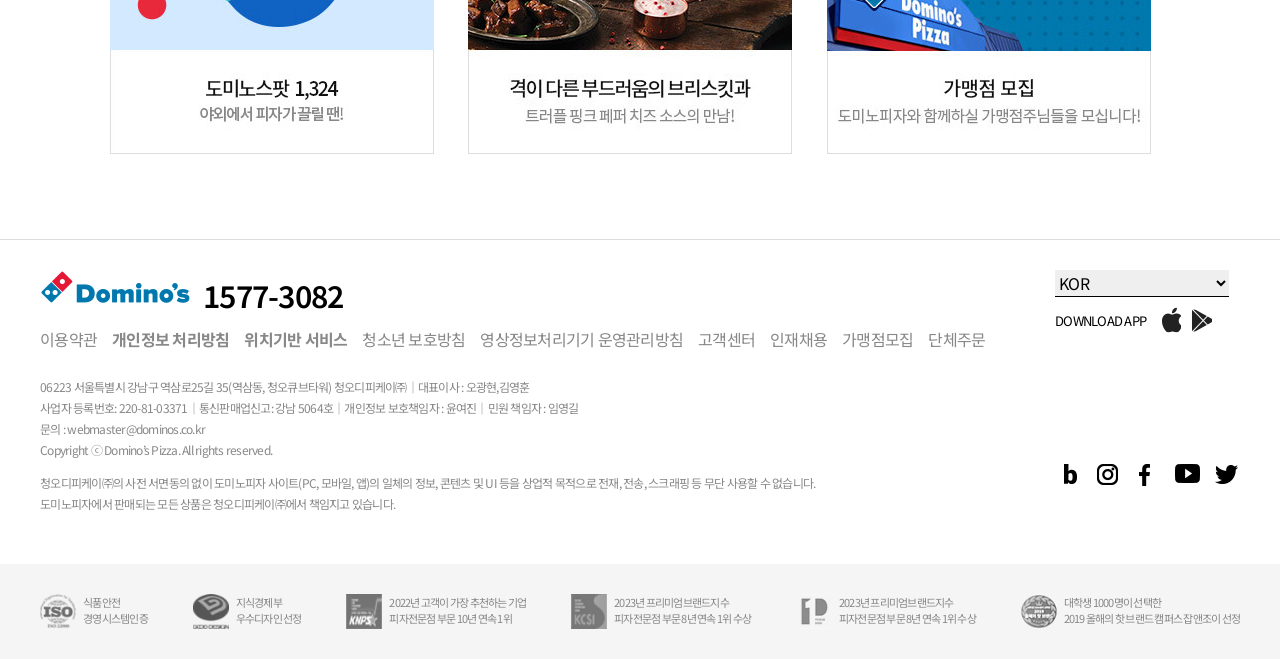
<file: main/main.html>
<!DOCTYPE html>
<html lang="en">
<head>
    <meta charset="UTF-8">
    <meta name="viewport" content="width=device-width, initial-scale=1.0">
    <title>도미노피자</title>
    <link rel="stylesheet" href="css/style.css">
    <link rel="stylesheet" href="https://cdn.jsdelivr.net/npm/swiper@11/swiper-bundle.min.css" />
    <script src="js/script.js" defer></script>
</head>
<body>
    <header class="w100">
        <div class="header_wrap w1200">
            <h1><a class="common_img" href="/"></a></h1>
            <div class="location"><a href="/"><span class="arrow common_img"></span>주변 매장의 프로모션을 확인해보세요!</a></div>
            <ul>
                <li><a href="/">로그인</a></li>
                <li><a href="/">회원가입</a></li>
                <li class="lang">
                    <select name="KOR">
                        <option value="KOR">KOR</option>
                        <option value="ENG">ENG</option>
                    </select>
                </li>
            </ul>
        </div>
    </header>
    <nav class="w100">
        <ul class="w1200">
            <li><a href="/">메뉴</a></li>
            <li><a href="/">e-쿠폰</a></li>
            <li><a href="/">상품권 선물</a></li>
            <li><a href="/">이벤트·제휴</a></li>
            <li><a href="/">매장검색</a></li>
            <li><a href="/">가맹점 모집</a></li>
            <li class="nav_more" onclick="clic()"><a>더보기<span class="navarrow"></span></a></li>
        </ul>
        <div class="sub_menu w100">
            <div class="w1200">
                <div class="sub_left">
                    <div>
                        <h4><a href="/">도미노 서비스</a></h4>
                        <p><a href="/">매니아 혜택</a></p>
                        <p><a href="/">도미노 모멘트</a></p>
                        <p><a href="/">퀵 오더</a></p>
                        <p><a href="/">단체주문 서비스</a></p>
                    </div>
                    <div>
                        <h4><a href="/">고객센터</a></h4>
                        <p><a href="/">자주하는 질문</a></p>
                        <p><a href="/">문의/칭찬하기</a></p>
                        <p><a href="/">문의 내역/답변</a></p>
                    </div>
                    <div>
                        <h4><a href="/">회사소개</a></h4>
                        <p><a href="/">한국도미노피자</a></p>
                        <p><a href="/">광고갤러리</a></p>
                        <p><a href="/">사회공헌활동</a></p>
                        <p><a href="/">가맹점 모집</a></p>
                        <p><a href="/">인재채용</a></p>
                    </div>
                </div>
                <div class="sub_right">
                    <div>
                        <h4><a href="/">공지사항</a></h4>
                        <p><a href="/">-도미노 뉴스</a></p>
                        <p><a href="/">-보도자료</a></p>
                    </div>
                </div>
            </div>
        </div>
    </nav>
    <main class="w100">
        <section class="w100 slide_wrap">
            <div #swiperRef="" class="swiper mySwiper">
                <div class="swiper-wrapper">
                    <div class="swiper-slide"><img src="./img/20230712_J1BEIIGv.jpg" alt="slide1"></div>
                    <div class="swiper-slide"><img src="./img/CNAV8.jpg" alt="slide2"></div>
                    <div class="swiper-slide"><img src="./img/mjfJi.jpg" alt="slide3"></div>
                    <div class="swiper-slide"><img src="./img/8aWxB.jpg" alt="slide4"></div>
                </div>
            </div>
            <div class="swiper-button-next"></div>
            <div class="swiper-button-prev"></div>
            <div class="pagination">
                <div class="swiper-pagination"></div>
                <span class="play common_img"></span>
            </div>
        </section>

        <section class="w1200 order_wrap">
            <article class="delivery">
                <div class="common_img"></div>
                <h2>배달 주문<span></span></h2>
                <p>등급별 최대 30%</p>
            </article>
            <article class="takeout">
                <div class="common_img"></div>
                <h2>포장 주문<span></span></h2>
                <p>등급별 최대 40%</p>
            </article>
            <article class="quick">
                <div></div>
                <h2>퀵오더<span></span></h2>
                <p>자주 이용하는 메뉴를 <br> 더 빠르게 주문해보세요!</p>
            </article>
        </section>

        <section class="w100 mania_wrap">
            <article class="w1200 mania">
                <div>
                    <h2>도미노 피자의
                    <span>특별한 매니아 혜택</span>
                    누려보세요!</h2>
                    <div class="login">로그인</div>
                </div>
                <ul>
                    <li><a href="/"><img src="img/main_card1.png" alt="card1"></a></li>
                    <li><a href="/"><img src="img/main_card2.gif" alt="card2"></a></li>
                    <li><a href="/"><img src="img/main_card5.png" alt="card3"></a></li>
                </ul>
            </article>
        </section>
        
        <section class="w100">
            <article class="w1200 bnr_wrap">
                <div #swiperRef="" class="swiper mySwiper">
                    <div class="swiper-wrapper">
                        <div class="swiper-slide"><img src="img/20231024_nILoMUXO.jpg" alt="slide1"></div>
                        <div class="swiper-slide"><img src="img/20231114_G2Lk4WHA.jpg" alt="slide2"></div>
                        <div class="swiper-slide"><img src="img/20220621_Ummq9X16.jpg" alt="slide3"></div>
                        <div class="swiper-slide"><img src="img/20220114_MZKmWb0r.jpg" alt="slide4"></div>
                    </div>
                </div>
                <div class="swiper-button-next"></div>
                <div class="swiper-button-prev"></div>
            </article>
        </section>

        <!-- 랜딩페이지 돌아가기 버튼 -->
        <a href="../index.html" class="go_btn">
            <div class="dots">
                <span class="dot1"></span>
                <span class="dot2"></span>
                <span class="dot3"></span>
            </div>
            <div class="text_wrap">
                <span class="en">GO<br>MAIN</span>
                <span class="ko">랜딩페이지</span>
            </div>
        </a>
    </main>
    <footer class="w100">
        <div class="w1200 f_top">
            <div>
                <div class="footer_order">
                    <h1><a class="common_img" href="/"></a></h1>
                    <div class="tel">1577-3082</div>
                </div>
                <ul>
                    <li><a href="/">이용약관</a></li>
                    <li><a class="strong" href="/">개인정보 처리방침</a></li>
                    <li><a class="strong" href="/">위치기반 서비스</a></li>
                    <li><a href="/">청소년 보호방침</a></li>
                    <li><a href="/">영상정보처리기기 운영관리방침</a></li>
                    <li><a href="/">고객센터</a></li>
                    <li><a href="/">인재채용</a></li>
                    <li><a href="/">가맹점모집</a></li>
                    <li><a href="/">단체주문</a></li>
                </ul>
                <div class="footer_info">
                    <p>
                        06223 서울특별시 강남구 역삼로25길 35(역삼동, 청오큐브타워) 청오디피케이㈜｜대표이사 : 오광현,김영훈 <br>
                        사업자 등록번호: 220-81-03371｜통신판매업신고: 강남 5064호｜개인정보 보호책임자 : 윤여진｜민원 책임자 : 임영길 <br>
                        문의 : webmaster@dominos.co.kr <br>
                        Copyright ⓒ Domino’s Pizza. All rights reserved.
                    </p>
                    <p>
                        청오디피케이㈜의 사전 서면동의 없이 도미노피자 사이트(PC, 모바일, 앱)의 일체의 정보, 콘텐츠 및 UI 등을 상업적 목적으로 전재, 전송, 스크래핑 등 무단 사용할 수 없습니다. <br>
                        도미노피자에서 판매되는 모든 상품은 청오디피케이㈜에서 책임지고 있습니다.
                    </p>
                </div>
            </div>
            <div class="footer_cont">
                <div>
                    <select class="langu">
                        <option value="KOR">KOR</option>
                        <option value="ENG">ENG</option>
                    </select>
                    <div class="down">
                        <p>DOWNLOAD APP</p>
                        <ul>
                            <li><a class="common_img apple" href="/"></a></li>
                            <li><a class="common_img andorid" href="/"></a></li>
                        </ul>
                    </div>
                </div>
                <ul>
                    <li><a href="/" class="common_img bl"></a></li>
                    <li><a href="/" class="common_img in"></a></li>
                    <li><a href="/" class="common_img fb"></a></li>
                    <li><a href="/" class="common_img yt"></a></li>
                    <li><a href="/" class="common_img tw"></a></li>
                </ul>
            </div>
        </div>
        <div class="w100 f_bot">
            <ul class="w1200">
                <li>
                    <img src="img/list_awards.png" alt="award1">
                    <p>식품안전 <br> 경영시스템인증</p>
                </li>
                <li>
                    <img src="img/list_awards2.png" alt="award2">
                    <p>지식경제부 <br> 우수디자인 선정</p>
                </li>
                <li>
                    <img src="img/list_awards3.png" alt="award3">
                    <p>2022년 고객이 가장 추천하는 기업 <br> 피자전문점 부문 10년 연속 1위</p>
                </li>
                <li>
                    <img src="img/list_awards4.png" alt="award4">
                    <p>2023년 프리미엄브랜드지수 <br> 피자전문점 부문 8년 연속 1위 수상</p>
                </li>
                <li>
                    <img src="img/list_awards5.png" alt="award5">
                    <p>2023년 프리미엄브랜드지수 <br> 피자전문점 부문 8년 연속 1위 수상</p>
                </li>
                <li>
                    <img src="img/list_awards6.png" alt="award6">
                    <p>대학생 1000명이 선택한 <br> 2019 올해의 핫 브랜드 캠퍼스 잡앤조이 선정 </p>
                </li>
            </ul>
        </div>
    </footer>

    <script src="https://cdn.jsdelivr.net/npm/swiper@11/swiper-bundle.min.js"></script>
    <script>
        var swiper = new Swiper(".slide_wrap .mySwiper", {
            loop: true,
            pagination: {
                el: ".swiper-pagination",
                type: "fraction",
            },
            navigation: {
                nextEl: ".swiper-button-next",
                prevEl: ".swiper-button-prev",
            },
            autoplay:{
                delay: 2500,
                disableOnInteraction: false,
            }
        });
        
        var swiper = new Swiper(".bnr_wrap .mySwiper", {
          slidesPerView: 3,
          spaceBetween: 15,
          loop: true,
          navigation: {
            nextEl: ".swiper-button-next",
            prevEl: ".swiper-button-prev",
          },
        });
    
        var appendNumber = 4;
        var prependNumber = 1;
        document
          .querySelector(".prepend-2-slides")
          .addEventListener("click", function (e) {
            e.preventDefault();
            swiper.prependSlide([
              '<div class="swiper-slide">Slide ' + --prependNumber + "</div>",
              '<div class="swiper-slide">Slide ' + --prependNumber + "</div>",
            ]);
          });
        document
          .querySelector(".prepend-slide")
          .addEventListener("click", function (e) {
            e.preventDefault();
            swiper.prependSlide(
              '<div class="swiper-slide">Slide ' + --prependNumber + "</div>"
            );
          });
        document
          .querySelector(".append-slide")
          .addEventListener("click", function (e) {
            e.preventDefault();
            swiper.appendSlide(
              '<div class="swiper-slide">Slide ' + ++appendNumber + "</div>"
            );
          });
        document
          .querySelector(".append-2-slides")
          .addEventListener("click", function (e) {
            e.preventDefault();
            swiper.appendSlide([
              '<div class="swiper-slide">Slide ' + ++appendNumber + "</div>",
              '<div class="swiper-slide">Slide ' + ++appendNumber + "</div>",
            ]);
          });
      </script>
</body>
</html>
</file>
<file: faq/css/style.css>
@import url('https://fonts.googleapis.com/css2?family=Noto+Sans+KR:wght@100;200;300;400;500;600;700;800;900&display=swap');

/* common */
*{  margin: 0; padding: 0; 
    box-sizing: border-box;
    font-size: 100%;
    font-family: 'Noto Sans KR', sans-serif;
    letter-spacing: -0.75px;}
a{
    font-family: 'Noto Sans KR', sans-serif;
    text-decoration: none;
    color: black;
}
ul, li, ol{
    list-style: none;
}
.w100{
    width: 100%;
}
.w1200{
    width: 1200px;
    margin: 0 auto;
}
.common_img{
    background-image: url('../img/sp_common.png');
}
/* header */
header{
    position: relative;
    z-index: 99;
    background-color: #fff;
}
.header_wrap{
    display: flex;
    justify-content: space-between;
    padding: 20px 0;
    align-items: center;
    background-color: #fff;
}
.header_wrap>h1>a{
    display: block;
    width: 155px; height: 35px;
}
.header_wrap>ul{
    display: flex;
    gap: 20px;
}
.header_wrap>ul a{
    color: #111;
    font-size: 14px;
}
.lang>select{
    display: block;
    width: 60px; height: 27px;
    border: 1px solid #ddd;
    text-align: center;
    line-height: 25px;
    border-radius: 14px;
    font-size: 12px;
    color: #888;
    outline: none;
}

/* nav */
nav{
    position: sticky;
    top: 0;
    z-index: 20;
    background-color: #fff;
    border-bottom: 1px solid #e4e4e4;
}
nav>ul{
    display: flex;
    line-height: 54px;
    z-index: 5;
    background-color: #fff;
    position: relative;
    /* z-index: 99; */
}
nav>ul>li{
    padding-right: 120px;
}
nav>ul>li.nav_more{
    width: 50px;
    padding-right: 0;
    cursor: pointer;
}
nav>ul>li>a{
    font-size: 18px;
    color: #111;
    position: relative;
}
nav>ul>li>a::after{
    position: absolute;
    content: '';
    display: block;
    width: 0; height: 2px;
    background-color: #111;
    left: 50%; bottom: -3px;
    transform: translate(-50%);
    transition: 0.3s;
}
.navarrow{
    display: inline-block;
    width: 10px; height: 10px;
    border-right: 2px solid #000;
    border-top: 2px solid #000;
    position: absolute;
    right: -20px; top: 25%;
    transform: rotate(130deg);
}
nav>ul>li>a:hover::after{
    width: 100%;
}

.sub_menu{
    height: 300px;
    padding: 29px 0 40px;
    background-color: #fff;
    position: absolute;
    bottom: 0;
}

.rot{
    transform: rotate(-45deg);
}
.top{
    border-top: 1px solid #ddd;
    bottom: -300px;
}


.sub_menu>div{
    display: flex;
}
.sub_left{
    display: flex;
    width: 794px;
}
.sub_left>div{
    width: 230px;
}
.sub_left>div>h4>a{
    display: block;
    padding: 10px 0;
    font-size: 17px;
    color: #111;
    letter-spacing: -0.75px;
    font-weight: 500;
}
.sub_left>div>p>a{
    display: inline-block;
    letter-spacing: -0.75px;
    font-size: 15px;
    color: #555;
    padding: 10px 0;
    font-weight: 500;
    position: relative;
}
.sub_left>div>p>a::after{
    content: '';
    background-color: #888;
    width: 0; height: 1px;
    margin-top: 5px;
    position: absolute;
    bottom: 0; left: 50%;
    transition: 0.3s;
}
.sub_left>div>p>a:hover::after{
    width: 100%;
    transform: translateX(-50%);
}
.sub_right>div{
    display: inline-block;
    width: 270px;
    padding: 22px 0 23px 70px;
    margin-top: 10px;
    border-left: 1px solid #ddd;
}
.sub_right h4>a{
    display: block;
    padding: 8px 0;
    margin-bottom: 16px;
    font-size: 17px;
    color: #111;
    letter-spacing: -0.75px;
    font-weight: 500;
}
.sub_right p>a{
    display: block;
    color: #888;
    padding: 8px 0;
    font-size: 15px;
    letter-spacing: -0.75px;
    font-weight: 500;
}



/* main */
/* menu1 */
main{
    padding-top: 50px;
    padding-bottom: 100px;
}
.tit{
    display: flex;
    justify-content: space-between;
}
.tit>h2{
    font-size: 32px;
    color: #111;
    font-weight: 400;
}
.tit>ol{
    display: flex;
    align-items: end;
    padding-bottom: 16px;
}
.tit li, .tit a{
    font-size: 13px;
    color: #888;
}
.tit li::after{
    content: '';
    display: inline-block;
    margin: 3px 8px 2px 6px;
    width: 6px; height: 6px;
    border-right: 1px solid #888;
    border-bottom: 1px solid #888;
    transform: rotate(-45deg);
}
.tit li:last-child::after{
    display: none;
}
.menu_nav{
    display: flex;
    margin-top: 25px;
    padding-bottom: 15px;
    border-bottom: 2px solid #111;
}
.menu_nav>div{
    cursor: pointer;
    color: #888;
}
.menu_nav>div::after{
    content: '';
    display: inline-block;
    width: 1px; height: 14px;
    margin: 2px 20px 0;
    background-color: #ddd;
}
.menu_nav>div:last-child::after{
    display: none;
}
/* 메뉴 네브 호버했을때 */
.menu_nav .menhov{
    font-weight: 600;
    color: #111;
}
.contents>div{
    display: none;
}
.contents .block{
    display: block;
}
.search{
    display: flex;
    padding: 50px 0 30px;
    border-bottom: 1px solid #ddd;
    position: relative;
}
.search>div>p>a{
    font-size: 16px;
    color: #111;
}
.search>div>span{
    display: flex;
    gap: 2px;
    margin-top: 20px;
}
.search>div>span a{
    color: #ff143c;
}
.search>form{
    height: 42px;
    position: absolute;
    top: 32%; right: 0;
    display: flex;
}
.search>form>div{
    display: inline-block;
    position: relative;
}
.search>form select{
    height: 42px;
    padding-left: 20px;
    padding-right: 50px;
    border: 1px solid #ddd;
    color: #888;
    font-size: 15px;
    appearance: none;
}
.search>form>div::after{
    content: '';
    display: inline-block;
    z-index: 2;
    position: absolute;
    top: 15px; right: 15px;
    width: 8px; height: 8px;
    border-right : 1px solid #888;
    border-bottom : 1px solid #888;
    transform: rotate(45deg);
}
.search>form>input{
    width: 350px; height: 42px;
    margin-left: 5px;
    padding: 0 20px;
    border: 1px solid #ddd;
    font-size: 15px;
    color: #111;
    letter-spacing: -0.2px;
    font-weight: 500;
    outline: none;
}
.search>form>input:hover{
    border: 1px solid #000;
    transition: 0.3s;
}
/* search input click */
.search>form .input_click{
    border: 1px solid #000;
}
.search>form>button{
    cursor: pointer;
    display: inline-block;
    margin-left: 5px;
    width: 42px; height: 42px;
    background-color: #222;
    text-align: center;
    position: relative;
}   
.search>form>button::after{
    position: absolute;
    top: 50%; left: 55%;
    transform: translate(-50%, -50%);
    content: '';
    display: inline-block;
    background-image: url(../img/sp_common.png);
    background-position: -448px -40px;
    width: 26px; height: 26px;
}
.tab_menu{
    margin: 50px 0;
}
.tab_menu>table{
    width: 100%;
}
tr{
    background-color: palegreen;
}
td{
    cursor: pointer;
    background-color: palegoldenrod;
    width: 25%; height: 48px;
    line-height: 48px;
    background-color: #f5f5f5;
    font-size: 15px;
    color: #888;
    text-align: center;
    position: relative;
}
td>span{
    position: absolute;
    display: inline-block;
    top: 50%; right: 20px;
    margin-top: -4px;
    width: 8px; height: 8px;
    border-right: 1px solid #dfdfdf;
    border-bottom: 1px solid #dfdfdf;
    transform: rotate(-45deg);
}
/* table click */
.click{
    background-color: #222;
    color: #fff;
    font-weight: 500;
}
.qnas{
    border-top: 2px solid #111;
}
.qnas>ul{
    display: none;
}
.qnas>ul>li>div{
    display: flex;
    font-size: 16px;
    font-weight: 600;
    color: #111;
}
.question{
    cursor: pointer;
    justify-content: space-between;
    padding: 40px;
}
.question>div{
    display: flex;
}
.question>div>span{
    font-weight: 600;
    font-size: 16px;
    margin-right: 20px;
    color: #238ece;
}
.question>div>p{
    font-size: 16px;
    font-weight: 600;
    color: #111;
}
.navar{
    width: 9px; height: 9px;
    border-right: 1px solid #111;
    border-bottom: 1px solid #111;
    transform: rotate(45deg);
}
.answer{
    background-color: #f9f9f9;
    max-height: 0;
    overflow: hidden;  
    /* border-top: 1px solid #ddd; */
    border-bottom: 1px solid #ddd;
}
.answer span{
    font-weight: 600;
    font-size: 16px;
    margin-right: 20px;
    color: #ff143c;
    padding: 40px 0;
    padding-left: 40px;
}
.answer p{
    font-size: 14px;
    font-weight: 500;
    color: #555;
    padding: 40px 0;
}
.tog{
    transform: rotate(-137deg);
}
.bord{
    border-top: 1px solid #ddd;
}
.active{
    background-color: #fff;
}

/* menu2 */
.popup{
    display: none;
    position: relative;
    top: 0; left: 0;
    z-index: 100;
}
.popup .bg{
    position: fixed;
    top: 0; left: 0;
    width: 100%; height: 100%;
    background-color: rgba(0, 0, 0, 0.2);
}
.popup .pop_cont{
    width: 560px; height: 310px;
    position: fixed;
    top: 50%; left: 50%;
    margin-left: -279.996px;
    margin-top: -154.992px;
    background-color: #fff;
}
.popup .pop_cont>h2{
    font-size: 22px;
    color: #111;
    font-weight: 600;
    padding: 30px 0 24px;
    border-bottom: 1px solid #ddd;
    text-align: center;
}
.popup .pop_cont>p{
    padding: 35px 40px 0;
    text-align: center;
    font-size: 16px;
    color: #555;
    line-height: 22px;
}
.popup_btn{
    margin-top: 30px;
    text-align: center;
}
/* menu2 버튼 설정 공통 부분 */
.menu2_btn{
    font-size: 18px;
    line-height: 62px;
    color: #fff;
    height: 62px;
    font-weight: 400;
}
.write{
    width: 220px; height: 62px;
    background-color: #333;
    border: 1px solid #222;
}
.after_login{
    width: 220px; height: 62px;
    background-color: #ff143c;
    border: 1px solid #ff143c;
    margin-left: 12px;
}
/* menu2 */
.men2_txt{
    display: flex;
    padding: 50px 0 30px;
    border-bottom: 1px solid #ddd;
    position: relative;
}
.men2_txt>div>p{
    font-size: 16px;
    color: #111;
}
.men2_txt>div>p+p{
    margin-top: 10px;
}
.men2_txt>div>span{
    display: inline-block;
    color: #ff143c;
    padding-top: 20px;
}
.men2_txt>div>span>a{
    color: #ff143c;
    margin-left: 2px;
}
.agree>h3{
    margin: 30px 0 15px;
    font-size: 16px;
    font-weight: 500;
}
.agree_txt>p{
    background-color: #f5f5f5;
    padding: 30px;
    max-height: 180px;
    font-size: 13px;
    font-weight: 400;
    color: #888;
    overflow-y: scroll;
}
.agree_txt>form{
    margin: 15px 0 30px;
    display: flex;
    justify-content: end;
}
.checkbox{
    position: relative;
    margin-left: 25px;
    display: flex;
}
.checkbox>div{
    position: relative;
}
.checkbox>div>input{
    cursor: pointer;
    width: 22px; height: 22px;
    position: absolute;
    top: 50%; left: 50%;
    border-radius: 50%;
    transform: translate(-50%, -50%);
    appearance: none;
    z-index: 2;
}
.checkbox>div>div{
    width: 22px; height: 22px;
    border: 2px solid #ccc;
    background-color: #fff;
    border-radius: 100%;
    position: relative;
}
.checkbox>div>div>span{
    display: none;
    width: 10px; height: 10px;
    background-color: #ff143c;
    border-radius: 100%;
    position: absolute;
    top: 50%; left: 50%;
    transform: translate(-50%, -50%);
}
.checkbox>label{
    display: block;
    /* position: absolute;
    top: 0; left: 30px; */
    color: #111;
    font-size: 16px;
}

.agree_down{
    margin: 10px 0 50px;
}
.agree_down p{
    color: #ff143c;
    margin-bottom: 6px;
}
.agree_down>button{
    cursor: pointer;
    width: 260px; height: 50px;
    line-height: 50px;
    margin-top: 10px;
    font-size: 15px;
    background-color: #222;
    color: #fff;
}
.information{
    border-top: 2px solid #111;   
    margin-bottom: 60px;
}
.information li{ 
    display: flex;
    padding-left: 40px;
    padding: 30px;
    border-bottom: 1px solid #ddd;
}
.information h3{
    width: 250px;
    font-size: 16px;
    font-weight: 600;
    padding-top: 18px;
}
.information h3>span{
    color: #ff143c;
    margin-left: 2px;
}
.information input{
    height: 42px;
    border: 1px solid #ddd;
    font-weight: 500;
    outline: none;
    font-size: 15px;
    letter-spacing: -0.2px;
    color: #111;
    margin-right: 6px;
}
.information select{
    height: 42px;
    border: 1px solid #ddd;
    padding: 0 0 0 20px;
    font-weight: 500;
    outline: none;
    font-size: 16px;
    padding-left: 20px;
    padding-right: 50px;
    color: #888;
    margin-right: 6px;
}


.fname>div>input{
    width: 254px;
    padding: 0 20px;
}
.fphone>div>select{
    width: 160px;
}
.fphone>div>input{
    width: 160px;
    padding: 0 20px;
}
.fmail p{
    display: inline-block;
    margin-right: 6px;
}
.fmail>div>input{
    width: 160px;
    padding: 0 20px;
}
.fmail>div>select{
    width: 160px;
}
.fpassword>div>input{
    width: 217px;
    padding: 0 20px;
}
.fchoice>div>select, .fshop>div>select{
    width: 220px;
}
.fnumber>div>input{
    width: 330px;
    padding: 0 20px;
}
.ftit>div>input{
    width: 650px;
    padding: 0 20px;
}
.ftxt>div>textarea{
    width: 650px; height: 295px;
    max-width: 650px; max-height: 295px;
    border: 1px solid #ddd;
    padding: 12px;
    line-height: 20px;
    overflow-y: scroll;
    /* appearance: none; */
}
.ffile_put p{
    color: #888;
}
.ffile_put>div>input{
    width: 330px;
    padding: 0 20px;
}
.ffile_put>div{
    margin-bottom: 20px;
}
.ffile_put>div>label{
    display: inline-block;
    text-align: center;
    width: 120px; height: 42px;
    line-height: 42px;
    font-size: 16px;
    font-weight: 400;
    color: #ddd;
    background-color: #222;
    position: relative;
}
.ffile_put>div>label>input{
    position: absolute;
    top: 0; left: 0;
    z-index: -1;
    width: 100%;
}
.fanswer>form{
    display: flex;
    gap: 25px;
    align-items: center;
}
.fanswer label{
    margin-left: 5px;
}


/* menu3 */
.menu3{
    text-align: center;
    padding: 120px 0 0;
}
.menu3>h3{
    padding-bottom: 20px;
    font-size: 18px;
    font-weight: 600;
    color: #111;
    line-height: 25px;
}
.menu3>form{
    padding: 30px 0;
}
.menu3>form>label{
    padding: 13px 20px 0 0;
    font-size: 16px;
    font-weight: 600;
}
.menu3>form>input{
    width: 330px; height: 42px;
    border: 1px solid #ddd;
    padding: 0 20px;
    font-size: 15px;
    color: #111;
    letter-spacing: -0.2px;
    font-weight: 500;
}
.menu3>form>button{
    width: 120px; height: 42px;
    line-height: 42px;
    font-size: 16px;
    font-weight: 500;
    color: #ddd;
    background-color: #222;
    margin-left: 10px;
}
.block{
    display: block;
}
/* footer */
footer{
    border-top: 1px solid #ddd;
}
.f_top{
    padding: 30px 0 50px;
    display: flex;
    justify-content: space-between;
}
.footer_order{
    display: flex;
    align-items: baseline;
}
.footer_order>h1>a{
    display: block;
    width: 150px; height: 38px;
}
.tel{
    font-size: 30px;
    font-weight: 600;
    padding-left: 13px;
}
.f_top>div>ul{
    display: flex;
    gap: 15px;
    padding: 10px 0 25px;
}
.f_top>div>ul a{
    color: #888;
}
.strong{
    font-weight: 700;
    color: #111;
}
.langu{
    width: 174px;
    border-bottom: 1px solid black;
    border-top: none;
    border-left: none;
    border-right: none;
    position: relative;
    outline: none;
}
.footer_info{
    font-size: 12px;
    color: #888;
    line-height: 1.75;
}
.footer_info>p:nth-child(1){
    margin-bottom: 12px;
}
.down{
    display: flex;
    align-items: center;
    padding: 10px 0;
}
.down p{
    font-size: 13px;
    padding-right: 15px;
}
.down>ul{
    display: flex;
    align-items: center;
    gap: 10px;
}
.apple{
    width: 20px; height: 26px;
    display: block;
    background-position: -446px 0;
}
.andorid{
    display: block;
    width: 22PX; height: 23px;
    background-position: -477px 0;
}
.footer_cont>ul{
    display: flex;
}
.footer_cont>ul a{
    width: 25px; height: 25px;
    display: block;
}
.footer_cont{
    display: flex;
    flex-direction: column;
    justify-content: space-between;
}
.bl{
    background-position: -500px 0;
}
.in{
    background-position: -530px 0;
}
.fb{
    background-position: -559px 0;
}
.yt{
    background-position: -584px 0;
}
.tw{
    background-position: -619px 0;
}

.f_bot img{
    width: 36px; height: 35px;
}
.f_bot{
    background-color: #f5f5f5;
    padding: 30px 0;
}
.f_bot>ul{
    display: flex;
    justify-content: space-between;
}
.f_bot>ul>li{
    display: flex;
}
.f_bot>ul>li>p{
    display: inline-block;
    padding-left: 7px;
    font-size: 11px;
    color: #888;
    line-height: 16px;
}

/* go_main 버튼 추가 */
.go_btn {
    position: fixed;
    bottom: 40px;
    right: 40px;
    width: 140px;
    height: 140px;
    z-index: 10;
    transform: rotate(-15deg);
    transition: 0.5s ease;
    border-radius: 16px;
    overflow: hidden;
    text-decoration: none;
    border: 5px solid #fff;
    box-shadow: 12px 12px 25px rgba(0,0,0,0.3), inset 0 4px 6px rgba(255,255,255,0.8), inset 0 -4px 6px rgba(0,0,0,0.1);
    display: flex;
    justify-content: center;
    align-items: center;
}
.go_btn:hover {
    transform: rotate(0deg) translateY(-10px) scale(1.05);
    box-shadow: 20px 30px 40px rgba(0,0,0,0.35);
}
.go_btn::before {
    content: '';
    position: absolute;
    top: 0;
    left: 0;
    width: 100%;
    height: 100%;
    background: linear-gradient(135deg, rgba(255, 0, 0, 0.9) 0%, rgba(227, 24, 55, 0.9) 50%, rgba(0, 120, 174, 0.9) 50.1%, rgba(0, 144, 226, 0.9) 100%);
}
.dots span {
    position: absolute;
    width: 17px;
    height: 17px;
    background: rgba(213,213,213,0.9);
    border-radius: 50%;
    box-shadow: inset 1px 1px 3px rgba(0,0,0,0.3), 0 2px 2px rgba(255,255,255,0.4);
}
.dot1{top: 20%; left: 20%;}
.dot2{bottom: 37%; right: 11%;}
.dot3{bottom: 12%; right: 35%;}
.text_wrap {
    position: relative;
    z-index: 3;
    text-align: center;
    transform: rotate(15deg);
    transition: all 0.5s cubic-bezier(0.175, 0.885, 0.32, 1.275);
} 
.text_wrap .en {
    display: block;
    font-family: 'Montserrat', 'Arial Black', sans-serif;
    letter-spacing: 0.08px;
    line-height: 1.1;
    margin-bottom: 5px;
    color: #E31837;
    font-weight: 900;
    font-size: 26px;
    text-shadow: 2.8px 2.8px 0px #fff, -2.8px -2.8px 0px #fff, 2.8px -2.8px 0px #fff, -2.8px 2.8px 0px #fff; 
}
.text_wrap .ko {
    display: block;
    font-size: 13px;
    font-weight: 600;
    letter-spacing: 2px;
    color: #fff;
}
</file>
<file: main/css/style.css>
@import url('https://fonts.googleapis.com/css2?family=Noto+Sans+KR:wght@100;200;300;400;500;600;700;800;900&display=swap');

/* common */
*{  margin: 0; padding: 0; 
    box-sizing: border-box;
    font-size: 100%;
    font-family: 'Noto Sans KR', sans-serif;
    letter-spacing: -0.75px;}
a{
    font-family: 'Noto Sans KR', sans-serif;
    text-decoration: none;
    color: black;
}
li{
    list-style: none;
}
.w100{
    width: 100%;
}
.w1200{
    width: 1200px;
    margin: 0 auto;
}
.common_img{
    background-image: url('../img/sp_common.png');
}
/* header */
header{
    position: relative;
    z-index: 99;
    background-color: #fff;
}
.header_wrap{
    display: flex;
    justify-content: space-between;
    padding: 20px 0;
    align-items: center;
    background-color: #fff;
}
.header_wrap>h1>a{
    display: block;
    width: 155px; height: 35px;
}
.location{
    border-bottom: 1px solid black;
    padding-right: 100px;
    padding-bottom: 8px;
}
.location>a{
    display: flex;
    align-items: center;
    gap: 5px;
}
.arrow{
    display: inline-block;
    width: 20px; height: 18px;
    background-position: -163px 0;
}
.header_wrap>ul{
    display: flex;
    gap: 20px;
}
.header_wrap>ul a{
    color: #111;
    font-size: 14px;
}
.lang>select{
    display: block;
    width: 60px; height: 27px;
    border: 1px solid #ddd;
    text-align: center;
    line-height: 25px;
    border-radius: 14px;
    font-size: 12px;
    color: #888;
    outline: none;
}

/* nav */
nav{
    position: sticky;
    top: 0;
    z-index: 20;
    background-color: #fff;
    border-bottom: 1px solid #e4e4e4;
}
nav>ul{
    display: flex;
    line-height: 54px;
    z-index: 5;
    background-color: #fff;
    position: relative;
}
nav>ul>li{
    padding-right: 120px;
}
nav>ul>li.nav_more{
    width: 50px;
    padding-right: 0;
    cursor: pointer;
}
nav>ul>li>a{
    font-size: 18px;
    color: #111;
    position: relative;
}
nav>ul>li>a::after{
    position: absolute;
    content: '';
    display: block;
    width: 0; height: 2px;
    background-color: #111;
    left: 50%; bottom: -3px;
    transform: translate(-50%);
    transition: 0.3s;
}
.navarrow{
    display: inline-block;
    width: 10px; height: 10px;
    border-right: 2px solid #000;
    border-top: 2px solid #000;
    position: absolute;
    right: -20px; top: 25%;
    transform: rotate(130deg);
}
nav>ul>li>a:hover::after{
    width: 100%;
}
.sub_menu{
    height: 300px;
    padding: 29px 0 40px;
    background-color: #fff;
    position: absolute;
    bottom: 0;
}
.rot{
    transform: rotate(-45deg);
}
.top{
    border-top: 1px solid #ddd;
    bottom: -300px;
}
.sub_menu>div{
    display: flex;
}
.sub_left{
    display: flex;
    width: 794px;
}
.sub_left>div{
    width: 230px;
}
.sub_left>div>h4>a{
    display: block;
    padding: 10px 0;
    font-size: 17px;
    color: #111;
    letter-spacing: -0.75px;
    font-weight: 500;
}
.sub_left>div>p>a{
    display: inline-block;
    letter-spacing: -0.75px;
    font-size: 15px;
    color: #555;
    padding: 10px 0;
    font-weight: 500;
    position: relative;
}
.sub_left>div>p>a::after{
    content: '';
    background-color: #888;
    width: 0; height: 1px;
    margin-top: 5px;
    position: absolute;
    bottom: 0; left: 50%;
    transition: 0.3s;
}
.sub_left>div>p>a:hover::after{
    width: 100%;
    transform: translateX(-50%);
}
.sub_right>div{
    display: inline-block;
    width: 270px;
    padding: 22px 0 23px 70px;
    margin-top: 10px;
    border-left: 1px solid #ddd;
}
.sub_right h4>a{
    display: block;
    padding: 8px 0;
    margin-bottom: 16px;
    font-size: 17px;
    color: #111;
    letter-spacing: -0.75px;
    font-weight: 500;
}
.sub_right p>a{
    display: block;
    color: #888;
    padding: 8px 0;
    font-size: 15px;
    letter-spacing: -0.75px;
    font-weight: 500;
}

/* main */
.slide_wrap{
    position: relative;
}
.slide_wrap .swiper-wrapper{
    text-align: center;
}
.slide_wrap .swiper-button-next{
    width: 50px; height: 50px;
    border-top: 1px solid black;
    border-left: 1px solid black;
    transform: rotate(130deg);
    right: 85px;
}
.slide_wrap .swiper-button-prev{
    width: 50px; height: 50px;
    border-top: 1px solid black;
    border-left: 1px solid black;
    transform: rotate(-45deg);
    left: 85px;
}
.pagination{
    z-index: 5;
    display: flex;
    position: absolute;
    background-color: rgba(0, 0, 0, 0.5);
    border-radius: 30px;
    padding: 12px 20px;
    bottom: 20px; left: 50%;
    transform: translateX(-50%);
}
.slide_wrap .swiper-pagination{
    position: static;
    display: flex;
    align-items: center;
    gap: 20px;
    color: white;
    font-size: 18px;
}
.play{
    display: block;
    width: 15px; height: 15px;
    margin-left: 14px;
    margin-top: 5px;
    background-position: -163px -45px;
}
.order_wrap{
    display: flex;
}
.order_wrap h2{
    font-size: 42px;
    font-weight: 300;
}
.order_wrap p{
    color: #888;
}
.order_wrap>article{
    padding-top: 56px;
    padding-left: 70px;
    flex: 1;
}
.delivery>div{
    width: 52px; height: 38px;
    background-position: -195px -275px;
}
.delivery>h2{
    color: #ff143c;
}
.delivery span{
    display: inline-block;
    width: 30px; height: 30px;
    background-color: #ff143c;
    border-radius: 50%;
    margin-left: 20px;
    position: relative;
}
.delivery span::after{
    content: '';
    width: 9px; height: 9px;
    display: block;
    border-top: 2px solid #fff;
    position: absolute;
    border-right: 2px solid #fff;
    transform: rotate(45deg);
    top: 10px; left: 7px;
}
.takeout>div{
    width: 40px; height: 39px;
    background-position: -262px -275px;
}
.takeout span{
    display: inline-block;
    width: 30px; height: 30px;
    background-color: #1382ff;
    border-radius: 50%;
    margin-left: 20px;
    position: relative;
}
.takeout span::after{
    content: '';
    width: 9px; height: 9px;
    display: block;
    border-top: 2px solid #fff;
    position: absolute;
    border-right: 2px solid #fff;
    transform: rotate(45deg);
    top: 10px; left: 7px;
}
.takeout>h2{
    color: #1382ff;
}
.quick>div{
    background-image: url('../img/ico-quick3.png');
    width: 26px; height: 42px;
}
.quick span{
    display: inline-block;
    width: 30px; height: 30px;
    background-color: black;
    border-radius: 50%;
    margin-left: 20px;
    position: relative;
}
.quick span::after{
    content: '';
    width: 9px; height: 9px;
    display: block;
    border-top: 2px solid #fff;
    position: absolute;
    border-right: 2px solid #fff;
    transform: rotate(45deg);
    top: 10px; left: 7px;
}
.mania{
    display: flex;
    justify-content: space-between;
    padding: 110px 0;
}
.mania>ul{
    display: flex;
    gap: 5px;
    padding: 0 54px;
}
.mania h2{
    font-size: 28px;
    color: #111;
    font-weight: 500;
}
.mania h2>span{
    display: block;
    color: #1382ff;
    font-weight: 700;
}
.login{
    display: inline-block;
    width: 103px; height: 43px;
    background-color: #111;
    border-radius: 21px;
    line-height: 43px;
    text-align: center;
    color: white;
    margin-top: 30px;
}
.bnr_wrap{
    padding: 80px 70px;
    position: relative;
}
.bnr_wrap .swiper-button-next{
    width: 35px; height: 35px;
    border-top: 1px solid #111;
    border-left: 1px solid #111;
    transform: rotate(135deg)
}
.swiper-button-next:after{
    display: none;
}
.bnr_wrap .swiper-button-prev{
    width: 35px; height: 35px;
    border-top: 1px solid #111;
    border-left: 1px solid #111;
    transform: rotate(-45deg);
}
.swiper-button-prev:after{
    display: none;
}
footer{
    border-top: 1px solid #ddd;
}
.f_top{
    padding: 30px 0 50px;
    display: flex;
    justify-content: space-between;
}
.footer_order{
    display: flex;
    align-items: baseline;
}
.footer_order>h1>a{
    display: block;
    width: 150px; height: 38px;
}
.tel{
    font-size: 30px;
    font-weight: 600;
    padding-left: 13px;
}
.f_top>div>ul{
    display: flex;
    gap: 15px;
    padding: 10px 0 25px;
}
.f_top>div>ul a{
    color: #888;
}
.strong{
    font-weight: 700;
    color: #111;
}
.langu{
    width: 174px;
    border-bottom: 1px solid black;
    border-top: none;
    border-left: none;
    border-right: none;
    position: relative;
    outline: none;
}
.footer_info{
    font-size: 12px;
    color: #888;
    line-height: 1.75;
}
.footer_info>p:nth-child(1){
    margin-bottom: 12px;
}
.down{
    display: flex;
    align-items: center;
    padding: 10px 0;
}
.down p{
    font-size: 13px;
    padding-right: 15px;
}
.down>ul{
    display: flex;
    align-items: center;
    gap: 10px;
}
.apple{
    width: 20px; height: 26px;
    display: block;
    background-position: -446px 0;
}
.andorid{
    display: block;
    width: 22PX; height: 23px;
    background-position: -477px 0;
}
.footer_cont>ul{
    display: flex;
}
.footer_cont>ul a{
    width: 25px; height: 25px;
    display: block;
}
.footer_cont{
    display: flex;
    flex-direction: column;
    justify-content: space-between;
}
.bl{
    background-position: -500px 0;
}
.in{
    background-position: -530px 0;
}
.fb{
    background-position: -559px 0;
}
.yt{
    background-position: -584px 0;
}
.tw{
    background-position: -619px 0;
}

.f_bot img{
    width: 36px; height: 35px;
}
.f_bot{
    background-color: #f5f5f5;
    padding: 30px 0;
}
.f_bot>ul{
    display: flex;
    justify-content: space-between;
}
.f_bot>ul>li{
    display: flex;
}
.f_bot>ul>li>p{
    display: inline-block;
    padding-left: 7px;
    font-size: 11px;
    color: #888;
    line-height: 16px;
}

/* go_main 버튼 추가 */
.go_btn {
    position: fixed;
    bottom: 40px;
    right: 40px;
    width: 140px;
    height: 140px;
    z-index: 10;
    transform: rotate(-15deg);
    transition: 0.5s ease;
    border-radius: 16px;
    overflow: hidden;
    text-decoration: none;
    border: 5px solid #fff;
    box-shadow: 12px 12px 25px rgba(0,0,0,0.3), inset 0 4px 6px rgba(255,255,255,0.8), inset 0 -4px 6px rgba(0,0,0,0.1);
    display: flex;
    justify-content: center;
    align-items: center;
}
.go_btn:hover {
    transform: rotate(0deg) translateY(-10px) scale(1.05);
    box-shadow: 20px 30px 40px rgba(0,0,0,0.35);
}
.go_btn::before {
    content: '';
    position: absolute;
    top: 0;
    left: 0;
    width: 100%;
    height: 100%;
    background: linear-gradient(135deg, rgba(255, 0, 0, 0.9) 0%, rgba(227, 24, 55, 0.9) 50%, rgba(0, 120, 174, 0.9) 50.1%, rgba(0, 144, 226, 0.9) 100%);
}
.dots span {
    position: absolute;
    width: 17px;
    height: 17px;
    background: rgba(213,213,213,0.9);
    border-radius: 50%;
    box-shadow: inset 1px 1px 3px rgba(0,0,0,0.3), 0 2px 2px rgba(255,255,255,0.4);
}
.dot1{top: 20%; left: 20%;}
.dot2{bottom: 37%; right: 11%;}
.dot3{bottom: 12%; right: 35%;}
.text_wrap {
    position: relative;
    z-index: 3;
    text-align: center;
    transform: rotate(15deg);
    transition: all 0.5s cubic-bezier(0.175, 0.885, 0.32, 1.275);
} 
.text_wrap .en {
    display: block;
    font-family: 'Montserrat', 'Arial Black', sans-serif;
    letter-spacing: 0.08px;
    line-height: 1.1;
    margin-bottom: 5px;
    color: #E31837;
    font-weight: 900;
    font-size: 26px;
    text-shadow: 2.8px 2.8px 0px #fff, -2.8px -2.8px 0px #fff, 2.8px -2.8px 0px #fff, -2.8px 2.8px 0px #fff; 
}
.text_wrap .ko {
    display: block;
    font-size: 13px;
    font-weight: 600;
    letter-spacing: 2px;
    color: #fff;
}
</file>
